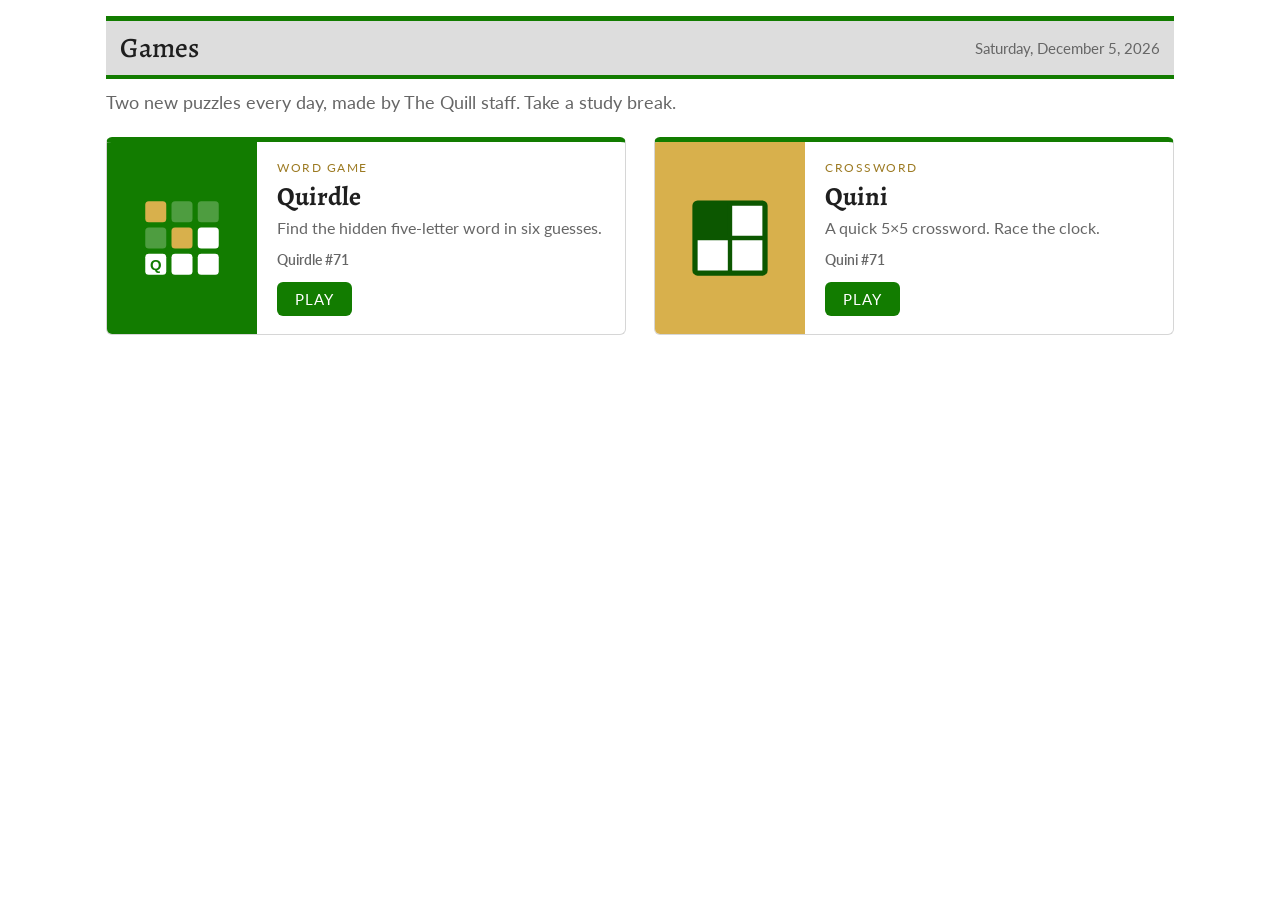
<file: index.html>
<!doctype html>
<html lang="en">
<head>
  <meta charset="utf-8">
  <meta name="viewport" content="width=device-width, initial-scale=1">
  <meta name="color-scheme" content="light only">
  <title>Games – The Quill</title>
  <meta name="description" content="Daily word games and puzzles from The Quill: Quirdle and the Quini crossword.">
  <link rel="preconnect" href="https://fonts.googleapis.com">
  <link rel="preconnect" href="https://fonts.gstatic.com" crossorigin>
  <link href="https://fonts.googleapis.com/css2?family=Alegreya:wght@400;500;700&family=Lato:wght@400;700;900&display=swap" rel="stylesheet">
  <link rel="stylesheet" href="css/games.css">
</head>
<body>
  <main class="hub">
    <div class="section-band">
      <h1>Games</h1>
      <span class="date" id="today"></span>
    </div>
    <p class="hub-intro">Two new puzzles every day, made by The Quill staff. Take a study break.</p>

    <section class="game-grid">
      <a class="game-card quirdle" href="quirdle.html">
        <div class="art" aria-hidden="true">
          <svg viewBox="0 0 96 96">
            <rect x="6" y="6" width="24" height="24" rx="4" fill="#d8b04c"/>
            <rect x="36" y="6" width="24" height="24" rx="4" fill="#ffffff" fill-opacity="0.25"/>
            <rect x="66" y="6" width="24" height="24" rx="4" fill="#ffffff" fill-opacity="0.25"/>
            <rect x="6" y="36" width="24" height="24" rx="4" fill="#ffffff" fill-opacity="0.25"/>
            <rect x="36" y="36" width="24" height="24" rx="4" fill="#d8b04c"/>
            <rect x="66" y="36" width="24" height="24" rx="4" fill="#ffffff"/>
            <rect x="6" y="66" width="24" height="24" rx="4" fill="#ffffff"/>
            <rect x="36" y="66" width="24" height="24" rx="4" fill="#ffffff"/>
            <rect x="66" y="66" width="24" height="24" rx="4" fill="#ffffff"/>
            <text x="18" y="85" font-family="Oswald, Arial" font-weight="600" font-size="17" fill="#127c00" text-anchor="middle">Q</text>
          </svg>
        </div>
        <div class="body">
          <span class="kicker">Word game</span>
          <h2>Quirdle</h2>
          <p class="desc">Find the hidden five-letter word in six guesses.</p>
          <div class="status" id="quirdle-status"></div>
          <span class="play">Play</span>
        </div>
      </a>

      <a class="game-card mini" href="quini.html">
        <div class="art" aria-hidden="true">
          <svg viewBox="0 0 96 96">
            <!-- 2x2 crossword: one black square, three open squares -->
            <rect x="8" y="8" width="80" height="80" rx="3" fill="#ffffff" stroke="#0c5700" stroke-width="6"/>
            <rect x="8" y="8" width="40" height="40" fill="#0c5700"/>
            <line x1="48" y1="8" x2="48" y2="88" stroke="#0c5700" stroke-width="5"/>
            <line x1="8" y1="48" x2="88" y2="48" stroke="#0c5700" stroke-width="5"/>
          </svg>
        </div>
        <div class="body">
          <span class="kicker">Crossword</span>
          <h2>Quini</h2>
          <p class="desc">A quick 5&times;5 crossword. Race the clock.</p>
          <div class="status" id="mini-status"></div>
          <span class="play">Play</span>
        </div>
      </a>
    </section>
  </main>

  <script src="js/common.js"></script>
  <script>
    (function () {
      var day = Quill.puzzleNumber();
      document.getElementById("today").textContent = Quill.prettyDate();

      var q = Quill.load("quirdle-state", null);
      var qs = document.getElementById("quirdle-status");
      if (q && q.day === day) {
        if (q.status === "won") { qs.textContent = "✓ Solved in " + q.guesses.length + "/6"; qs.classList.add("done"); }
        else if (q.status === "lost") qs.textContent = "Better luck tomorrow";
        else if (q.guesses.length) qs.textContent = "In progress · " + q.guesses.length + "/6 guesses";
      }
      if (!qs.textContent) qs.textContent = "Quirdle #" + (day + 1);

      var m = Quill.load("mini-state", null);
      var ms = document.getElementById("mini-status");
      if (m && m.day === day && m.done) { ms.textContent = "✓ Solved in " + Quill.formatTime(m.seconds); ms.classList.add("done"); }
      else if (m && m.day === day && m.started) ms.textContent = "In progress · " + Quill.formatTime(m.seconds);
      else ms.textContent = "Quini #" + (day + 1);
    })();
  </script>
</body>
</html>
</file>
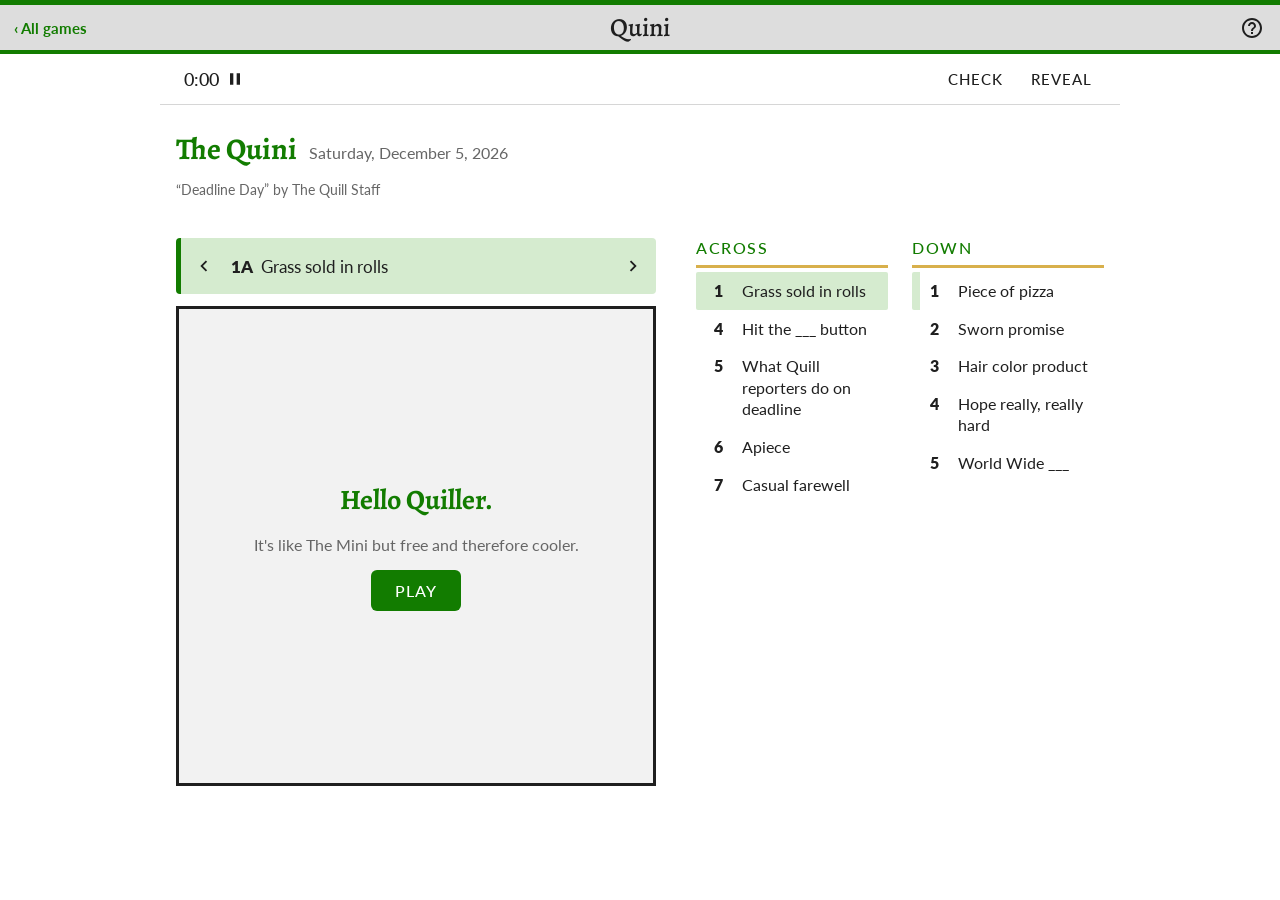
<file: quini.html>
<!doctype html>
<html lang="en">
<head>
  <meta charset="utf-8">
  <meta name="viewport" content="width=device-width, initial-scale=1">
  <meta name="color-scheme" content="light only">
  <title>Quini – The Quill Games</title>
  <meta name="description" content="The Quini: a quick 5x5 daily crossword from The Quill at Morris Knolls High School.">
  <link rel="preconnect" href="https://fonts.googleapis.com">
  <link rel="preconnect" href="https://fonts.gstatic.com" crossorigin>
  <link href="https://fonts.googleapis.com/css2?family=Alegreya:wght@400;500;700&family=Lato:wght@400;700;900&display=swap" rel="stylesheet">
  <link rel="stylesheet" href="css/games.css">
  <style>
    .toolbar {
      display: flex;
      align-items: center;
      justify-content: space-between;
      max-width: 960px;
      margin: 0 auto;
      padding: 8px 16px;
      border-bottom: 1px solid var(--line);
    }
    .timer {
      display: flex;
      align-items: center;
      gap: 6px;
      font-family: var(--display);
      font-weight: 500;
      font-variant-numeric: tabular-nums;
      font-size: 18px;
      background: none;
      border: 0;
      color: var(--text);
      padding: 6px 8px;
      border-radius: 4px;
    }
    .timer:hover { background: var(--surface); }
    .timer svg { width: 20px; height: 20px; }
    .menus { display: flex; gap: 4px; }
    .menu { position: relative; }
    .menu > button {
      background: none;
      border: 0;
      color: var(--text);
      font-family: var(--display);
      text-transform: uppercase;
      letter-spacing: 1px;
      font-size: 15px;
      font-weight: 500;
      padding: 8px 12px;
      border-radius: 4px;
    }
    .menu > button:hover, .menu.open > button { background: var(--surface); }
    .menu ul {
      display: none;
      position: absolute;
      right: 0;
      top: 100%;
      list-style: none;
      margin: 4px 0 0;
      padding: 6px 0;
      background: var(--bg);
      border: 1px solid var(--line);
      border-radius: 6px;
      box-shadow: var(--shadow);
      min-width: 150px;
      z-index: 50;
    }
    .menu.open ul { display: block; }
    .menu li button {
      display: block;
      width: 100%;
      text-align: left;
      background: none;
      border: 0;
      color: var(--text);
      padding: 10px 16px;
      font-size: 15px;
    }
    .menu li button:hover { background: var(--surface); }

    .layout {
      max-width: 960px;
      margin: 0 auto;
      padding: 24px 16px;
      display: grid;
      grid-template-columns: minmax(0, 480px) minmax(0, 1fr);
      gap: 40px;
      align-items: start;
    }
    .puzzle-meta {
      grid-column: 1 / -1;
      display: flex;
      align-items: baseline;
      gap: 12px;
      flex-wrap: wrap;
    }
    .puzzle-meta h1 { font-family: var(--serif); font-size: 30px; margin: 0; color: var(--heading); }
    .puzzle-meta .date { font-size: 16px; color: var(--muted); }
    .puzzle-meta .byline { font-size: 14px; color: var(--muted); width: 100%; }

    .clue-bar {
      display: flex;
      align-items: center;
      background: var(--cell-word);
      color: var(--text);
      min-height: 56px;
      border-radius: 4px;
      border-left: 5px solid var(--brand);
      margin-bottom: 12px;
      font-size: 17px;
    }
    .clue-bar .text { flex: 1; padding: 8px 4px; }
    .clue-bar .num { font-weight: 800; margin-right: 8px; }
    .clue-bar button {
      background: none;
      border: 0;
      color: inherit;
      align-self: stretch;
      padding: 0 12px;
      display: flex;
      align-items: center;
    }
    .clue-bar svg { width: 22px; height: 22px; }

    .grid-wrap { position: relative; container-type: inline-size; }
    .grid {
      display: grid;
      /* Fixed tracks so letters never resize the squares. */
      grid-template-columns: repeat(5, minmax(0, 1fr));
      grid-template-rows: repeat(5, minmax(0, 1fr));
      border: 3px solid var(--grid-border);
      aspect-ratio: 1;
      width: 100%;
      user-select: none;
      touch-action: manipulation;
    }
    .cell {
      position: relative;
      border: 1px solid var(--tile-filled);
      background: var(--cell-bg);
      display: flex;
      align-items: center;
      justify-content: center;
      min-width: 0;
      min-height: 0;
      overflow: hidden;
      line-height: 1;
      font-size: 11cqw;
      font-weight: 500;
      text-transform: uppercase;
      cursor: pointer;
    }
    .cell.block { background: var(--block); cursor: default; }
    .cell.in-word { background: var(--cell-word); }
    .cell.active { background: var(--cell-active); }
    .cell .n {
      position: absolute;
      top: 3px;
      left: 4px;
      font-size: 3.2cqw;
      line-height: 1;
      font-weight: 600;
    }
    .cell.wrong .ch { color: #d0021b; }
    .cell.wrong::after {
      content: "";
      position: absolute;
      inset: 0;
      background: linear-gradient(to top right, transparent calc(50% - 1px), #d0021b, transparent calc(50% + 1px));
    }
    .cell.revealed::before {
      content: "";
      position: absolute;
      top: 0;
      right: 0;
      border-style: solid;
      border-width: 0 12px 12px 0;
      border-color: transparent #2860d8 transparent transparent;
    }
    .cell.good .ch { color: #2860d8; }
    .grid.solved .cell:not(.block) { background: var(--cell-bg); }
    .grid.solved .cell:not(.block) .ch { animation: wave 0.5s ease; animation-delay: var(--d); }
    @keyframes wave {
      50% { transform: translateY(-8px); }
    }

    .cover {
      position: absolute;
      inset: 0;
      background: var(--surface);
      display: none;
      flex-direction: column;
      align-items: center;
      justify-content: center;
      text-align: center;
      gap: 16px;
      padding: 24px;
      border: 3px solid var(--grid-border);
    }
    .cover.show { display: flex; }
    .cover h2 { font-family: var(--serif); font-size: 28px; margin: 0; color: var(--heading); }
    .cover p { margin: 0; color: var(--muted); }

    .clue-lists {
      display: grid;
      grid-template-columns: 1fr 1fr;
      gap: 24px;
    }
    .clue-lists h3 {
      font-family: var(--display);
      font-size: 16px;
      font-weight: 500;
      text-transform: uppercase;
      letter-spacing: 1.5px;
      color: var(--heading);
      border-bottom: 3px solid var(--gold);
      padding-bottom: 8px;
      margin: 0 0 4px;
    }
    .clue-lists ol { list-style: none; margin: 0; padding: 0; }
    .clue-lists li {
      display: flex;
      gap: 10px;
      padding: 8px 8px 8px 10px;
      border-left: 8px solid transparent;
      cursor: pointer;
      line-height: 1.35;
      border-radius: 2px;
    }
    .clue-lists li .num { font-weight: 800; min-width: 18px; }
    .clue-lists li.cross { border-left-color: var(--cell-word); }
    .clue-lists li.current { background: var(--cell-word); }
    .clue-lists li.filled .txt { color: var(--muted); }

    .touch-kb { display: none; margin-top: 12px; }

    @media (max-width: 760px) {
      .layout { grid-template-columns: 1fr; gap: 16px; padding-top: 12px; }
      .puzzle-meta h1 { font-size: 24px; }
      .clue-lists { display: none; }
      .touch-kb { display: block; }
      .grid-col { max-width: 480px; margin: 0 auto; width: 100%; }
      .puzzle-meta .byline { display: none; }
      .grid-wrap { width: min(100%, max(260px, calc(100dvh - 450px))); margin: 0 auto; }
    }
  </style>
</head>
<body>
  <div class="games-header">
    <a class="back" href="index.html">&lsaquo; All games</a>
    <span class="title">Quini</span>
    <div class="header-actions">
      <button class="icon-btn" data-open="help-modal" aria-label="How to play">
        <svg viewBox="0 0 24 24" fill="currentColor"><path d="M11 18h2v-2h-2v2zm1-16C6.48 2 2 6.48 2 12s4.48 10 10 10 10-4.48 10-10S17.52 2 12 2zm0 18c-4.41 0-8-3.59-8-8s3.59-8 8-8 8 3.59 8 8-3.59 8-8 8zm0-14c-2.21 0-4 1.79-4 4h2c0-1.1.9-2 2-2s2 .9 2 2c0 2-3 1.75-3 5h2c0-2.25 3-2.5 3-5 0-2.21-1.79-4-4-4z"/></svg>
      </button>
    </div>
  </div>

  <div class="toolbar">
    <button class="timer" id="timer" aria-label="Pause">
      <span id="timer-text">0:00</span>
      <svg id="pause-icon" viewBox="0 0 24 24" fill="currentColor"><path d="M6 19h4V5H6v14zm8-14v14h4V5h-4z"/></svg>
    </button>
    <div class="menus">
      <div class="menu" id="check-menu">
        <button type="button">Check</button>
        <ul>
          <li><button data-check="cell">Square</button></li>
          <li><button data-check="word">Word</button></li>
          <li><button data-check="puzzle">Puzzle</button></li>
        </ul>
      </div>
      <div class="menu" id="reveal-menu">
        <button type="button">Reveal</button>
        <ul>
          <li><button data-reveal="cell">Square</button></li>
          <li><button data-reveal="word">Word</button></li>
          <li><button data-reveal="puzzle">Puzzle</button></li>
          <li><button data-reset>Reset puzzle</button></li>
        </ul>
      </div>
    </div>
  </div>

  <div class="layout">
    <div class="puzzle-meta">
      <h1>The Quini</h1>
      <span class="date" id="date"></span>
      <span class="byline" id="byline"></span>
    </div>

    <div class="grid-col">
      <div class="clue-bar">
        <button id="prev-clue" aria-label="Previous clue">
          <svg viewBox="0 0 24 24" fill="currentColor"><path d="M15.41 7.41 14 6l-6 6 6 6 1.41-1.41L10.83 12z"/></svg>
        </button>
        <div class="text"><span class="num" id="bar-num"></span><span id="bar-text"></span></div>
        <button id="next-clue" aria-label="Next clue">
          <svg viewBox="0 0 24 24" fill="currentColor"><path d="M10 6 8.59 7.41 13.17 12l-4.58 4.59L10 18l6-6z"/></svg>
        </button>
      </div>
      <div class="grid-wrap">
        <div class="grid" id="grid" aria-label="Crossword grid"></div>
        <div class="cover" id="start-cover">
          <h2>Hello Quiller.</h2>
          <p>It's like The Mini but free and therefore cooler.</p>
          <button class="btn" id="start-btn">Play</button>
        </div>
        <div class="cover" id="pause-cover">
          <h2>Game paused</h2>
          <p>The clock is stopped. Your answers are saved.</p>
          <button class="btn" id="resume-btn">Resume</button>
        </div>
      </div>
      <div class="keyboard touch-kb" id="keyboard"></div>
    </div>

    <div class="clue-lists">
      <div><h3>Across</h3><ol id="across-list"></ol></div>
      <div><h3>Down</h3><ol id="down-list"></ol></div>
    </div>
  </div>

  <div class="modal-backdrop" id="help-modal">
    <div class="modal" role="dialog" aria-labelledby="help-title">
      <button class="icon-btn close" data-close aria-label="Close">
        <svg viewBox="0 0 24 24" fill="currentColor"><path d="M19 6.41 17.59 5 12 10.59 6.41 5 5 6.41 10.59 12 5 17.59 6.41 19 12 13.41 17.59 19 19 17.59 13.41 12z"/></svg>
      </button>
      <h2 id="help-title">How to Play the Quini</h2>
      <ul>
        <li>Pick a square and start typing. The highlighted row or column is the clue shown above the grid.</li>
        <li>Tap the same square again (or press Space) to flip between Across and Down.</li>
        <li>Arrow keys move you around. Tab or Enter skips to the next clue.</li>
        <li>Stuck? <b>Check</b> marks wrong letters in red and <b>Reveal</b> fills in answers, but help doesn't count toward your streak or best time.</li>
      </ul>
      <p>A new puzzle goes to press every night at midnight.</p>
    </div>
  </div>

  <div class="modal-backdrop" id="done-modal">
    <div class="modal" role="dialog" aria-labelledby="done-title" style="text-align:center">
      <button class="icon-btn close" data-close aria-label="Close">
        <svg viewBox="0 0 24 24" fill="currentColor"><path d="M19 6.41 17.59 5 12 10.59 6.41 5 5 6.41 10.59 12 5 17.59 6.41 19 12 13.41 17.59 19 19 17.59 13.41 12z"/></svg>
      </button>
      <div style="font-size:44px">✏️</div>
      <h2 id="done-title">That's a wrap!</h2>
      <p id="done-text"></p>
      <div class="stats-row" id="mini-stats" style="margin-top:16px"></div>
      <div class="modal-actions">
        <button class="btn" id="share-btn">Share</button>
        <a class="btn secondary" href="quirdle.html" style="text-decoration:none">Play Quirdle</a>
      </div>
    </div>
  </div>

  <script src="js/common.js"></script>
  <script src="js/quini-puzzles.js"></script>
  <script src="js/quini.js"></script>
</body>
</html>
</file>
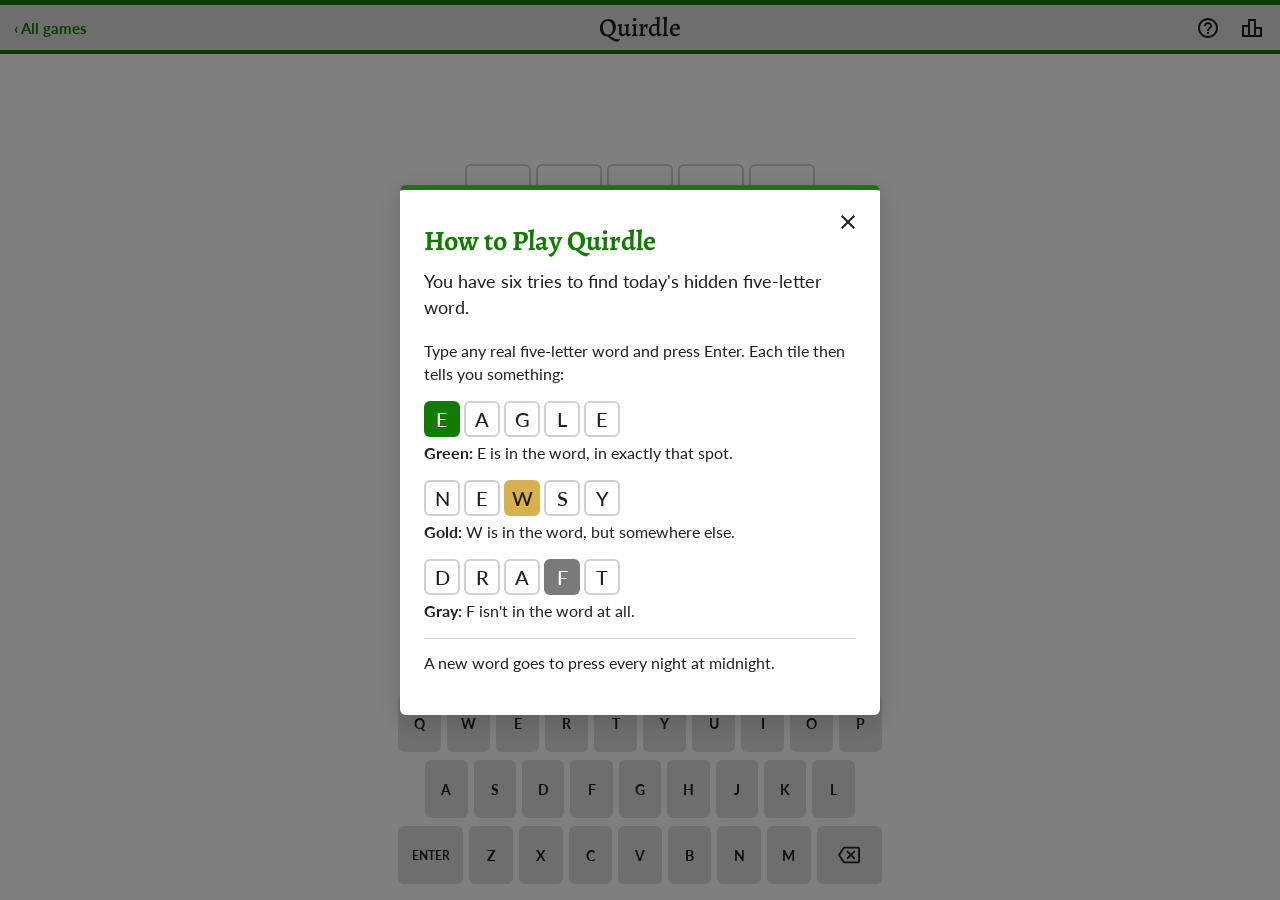
<file: quirdle.html>
<!doctype html>
<html lang="en">
<head>
  <meta charset="utf-8">
  <meta name="viewport" content="width=device-width, initial-scale=1">
  <meta name="color-scheme" content="light only">
  <title>Quirdle – The Quill Games</title>
  <meta name="description" content="Guess the hidden five-letter word in six tries. A new Quirdle every day from The Quill.">
  <link rel="preconnect" href="https://fonts.googleapis.com">
  <link rel="preconnect" href="https://fonts.gstatic.com" crossorigin>
  <link href="https://fonts.googleapis.com/css2?family=Alegreya:wght@400;500;700&family=Lato:wght@400;700;900&display=swap" rel="stylesheet">
  <link rel="stylesheet" href="css/games.css">
  <style>
    html, body { height: 100%; }
    body { display: flex; flex-direction: column; }
    main {
      flex: 1;
      display: flex;
      flex-direction: column;
      justify-content: space-between;
      width: 100%;
      max-width: 500px;
      margin: 0 auto;
      min-height: 0;
    }
    .board-wrap {
      flex: 1;
      display: flex;
      align-items: center;
      justify-content: center;
      min-height: 0;
      padding: 12px;
    }
    .board {
      display: grid;
      grid-template-rows: repeat(6, 1fr);
      gap: 5px;
      width: min(350px, 100%, calc((100dvh - 56px - 220px) * 5 / 6));
      aspect-ratio: 5 / 6;
    }
    .row {
      display: grid;
      grid-template-columns: repeat(5, 1fr);
      gap: 5px;
    }
    .row.shake { animation: shake 0.6s; }
    .tile {
      border: 2px solid var(--tile-border);
      border-radius: 6px;
      display: flex;
      align-items: center;
      justify-content: center;
      font-size: clamp(20px, 8vw, 32px);
      font-family: var(--display);
      font-weight: 500;
      text-transform: uppercase;
      user-select: none;
    }
    .tile.filled { border-color: var(--tile-filled); animation: tilepop 0.1s; }
    .tile.correct, .tile.present, .tile.absent { border: 0; color: #fff; }
    .tile.correct { background: var(--correct); }
    .tile.present { background: var(--present); color: #1b1b1b; }
    .tile.absent { background: var(--absent); }
    .tile.flip { animation: flip 0.5s ease forwards; }
    .tile.bounce { animation: bounce 1s ease; }

    @keyframes tilepop {
      from { transform: scale(0.8); }
      40% { transform: scale(1.1); }
    }
    @keyframes flip {
      0% { transform: rotateX(0); }
      50% { transform: rotateX(-90deg); }
      100% { transform: rotateX(0); }
    }
    @keyframes shake {
      10%, 90% { transform: translateX(-1px); }
      20%, 80% { transform: translateX(2px); }
      30%, 50%, 70% { transform: translateX(-4px); }
      40%, 60% { transform: translateX(4px); }
    }
    @keyframes bounce {
      0%, 20% { transform: translateY(0); }
      40% { transform: translateY(-30px); }
      50% { transform: translateY(5px); }
      60% { transform: translateY(-15px); }
      80% { transform: translateY(2px); }
      100% { transform: translateY(0); }
    }

    .example { display: flex; gap: 4px; margin: 8px 0 4px; }
    .example .tile { width: 36px; height: 36px; font-size: 20px; }
    .countdown { font-size: 28px; font-weight: 600; font-variant-numeric: tabular-nums; }
    .reveal-word { text-align: center; font-size: 15px; color: var(--muted); }
  </style>
</head>
<body>
  <div class="games-header">
    <a class="back" href="index.html">&lsaquo; All games</a>
    <span class="title">Quirdle</span>
    <div class="header-actions">
      <button class="icon-btn" data-open="help-modal" aria-label="How to play">
        <svg viewBox="0 0 24 24" fill="currentColor"><path d="M11 18h2v-2h-2v2zm1-16C6.48 2 2 6.48 2 12s4.48 10 10 10 10-4.48 10-10S17.52 2 12 2zm0 18c-4.41 0-8-3.59-8-8s3.59-8 8-8 8 3.59 8 8-3.59 8-8 8zm0-14c-2.21 0-4 1.79-4 4h2c0-1.1.9-2 2-2s2 .9 2 2c0 2-3 1.75-3 5h2c0-2.25 3-2.5 3-5 0-2.21-1.79-4-4-4z"/></svg>
      </button>
      <button class="icon-btn" id="stats-btn" aria-label="Statistics">
        <svg viewBox="0 0 24 24" fill="currentColor"><path d="M16 11V3H8v6H2v12h20V11h-6zm-6-6h4v14h-4V5zm-6 6h4v8H4v-8zm16 8h-4v-6h4v6z"/></svg>
      </button>
    </div>
  </div>

  <main>
    <div class="board-wrap"><div class="board" id="board" aria-label="Quirdle board"></div></div>
    <div class="keyboard" id="keyboard" aria-label="Keyboard"></div>
  </main>

  <div class="modal-backdrop" id="help-modal">
    <div class="modal" role="dialog" aria-labelledby="help-title">
      <button class="icon-btn close" data-close aria-label="Close">
        <svg viewBox="0 0 24 24" fill="currentColor"><path d="M19 6.41 17.59 5 12 10.59 6.41 5 5 6.41 10.59 12 5 17.59 6.41 19 12 13.41 17.59 19 19 17.59 13.41 12z"/></svg>
      </button>
      <h2 id="help-title">How to Play Quirdle</h2>
      <p style="font-size:18px;margin-top:0">You have six tries to find today's hidden five-letter word.</p>
      <p>Type any real five-letter word and press Enter. Each tile then tells you something:</p>
      <div class="example"><div class="tile correct">E</div><div class="tile">A</div><div class="tile">G</div><div class="tile">L</div><div class="tile">E</div></div>
      <p style="margin-top:0"><b>Green:</b> E is in the word, in exactly that spot.</p>
      <div class="example"><div class="tile">N</div><div class="tile">E</div><div class="tile present">W</div><div class="tile">S</div><div class="tile">Y</div></div>
      <p style="margin-top:0"><b>Gold:</b> W is in the word, but somewhere else.</p>
      <div class="example"><div class="tile">D</div><div class="tile">R</div><div class="tile">A</div><div class="tile absent">F</div><div class="tile">T</div></div>
      <p style="margin-top:0"><b>Gray:</b> F isn't in the word at all.</p>
      <p style="border-top:1px solid var(--line);padding-top:12px">A new word goes to press every night at midnight.</p>
    </div>
  </div>

  <div class="modal-backdrop" id="stats-modal">
    <div class="modal" role="dialog" aria-labelledby="stats-title">
      <button class="icon-btn close" data-close aria-label="Close">
        <svg viewBox="0 0 24 24" fill="currentColor"><path d="M19 6.41 17.59 5 12 10.59 6.41 5 5 6.41 10.59 12 5 17.59 6.41 19 12 13.41 17.59 19 19 17.59 13.41 12z"/></svg>
      </button>
      <h2 id="stats-title" style="text-align:center">Statistics</h2>
      <p class="reveal-word" id="reveal-word" hidden></p>
      <div class="stats-row" id="stats-row"></div>
      <h3>Guess Distribution</h3>
      <div id="dist"></div>
      <div id="finished" hidden>
        <div class="modal-actions" style="align-items:center">
          <div style="text-align:center">
            <div style="font-family:var(--display);font-size:13px;text-transform:uppercase;letter-spacing:1px">Next Quirdle in</div>
            <div class="countdown" id="countdown">--:--:--</div>
          </div>
          <button class="btn" id="share-btn">
            Share
            <svg width="20" height="20" viewBox="0 0 24 24" fill="currentColor"><path d="M18 16.08c-.76 0-1.44.3-1.96.77L8.91 12.7c.05-.23.09-.46.09-.7s-.04-.47-.09-.7l7.05-4.11c.54.5 1.25.81 2.04.81 1.66 0 3-1.34 3-3s-1.34-3-3-3-3 1.34-3 3c0 .24.04.47.09.7L8.04 9.81C7.5 9.31 6.79 9 6 9c-1.66 0-3 1.34-3 3s1.34 3 3 3c.79 0 1.5-.31 2.04-.81l7.12 4.16c-.05.21-.08.43-.08.65 0 1.61 1.31 2.92 2.92 2.92s2.92-1.31 2.92-2.92-1.31-2.92-2.92-2.92z"/></svg>
          </button>
        </div>
        <p style="text-align:center;margin-top:20px"><a href="quini.html">Try today's Quini →</a></p>
      </div>
    </div>
  </div>

  <script src="js/common.js"></script>
  <script src="js/quirdle-valid.js"></script>
  <script src="js/quirdle-answers.js"></script>
  <script src="js/quirdle.js"></script>
</body>
</html>
</file>
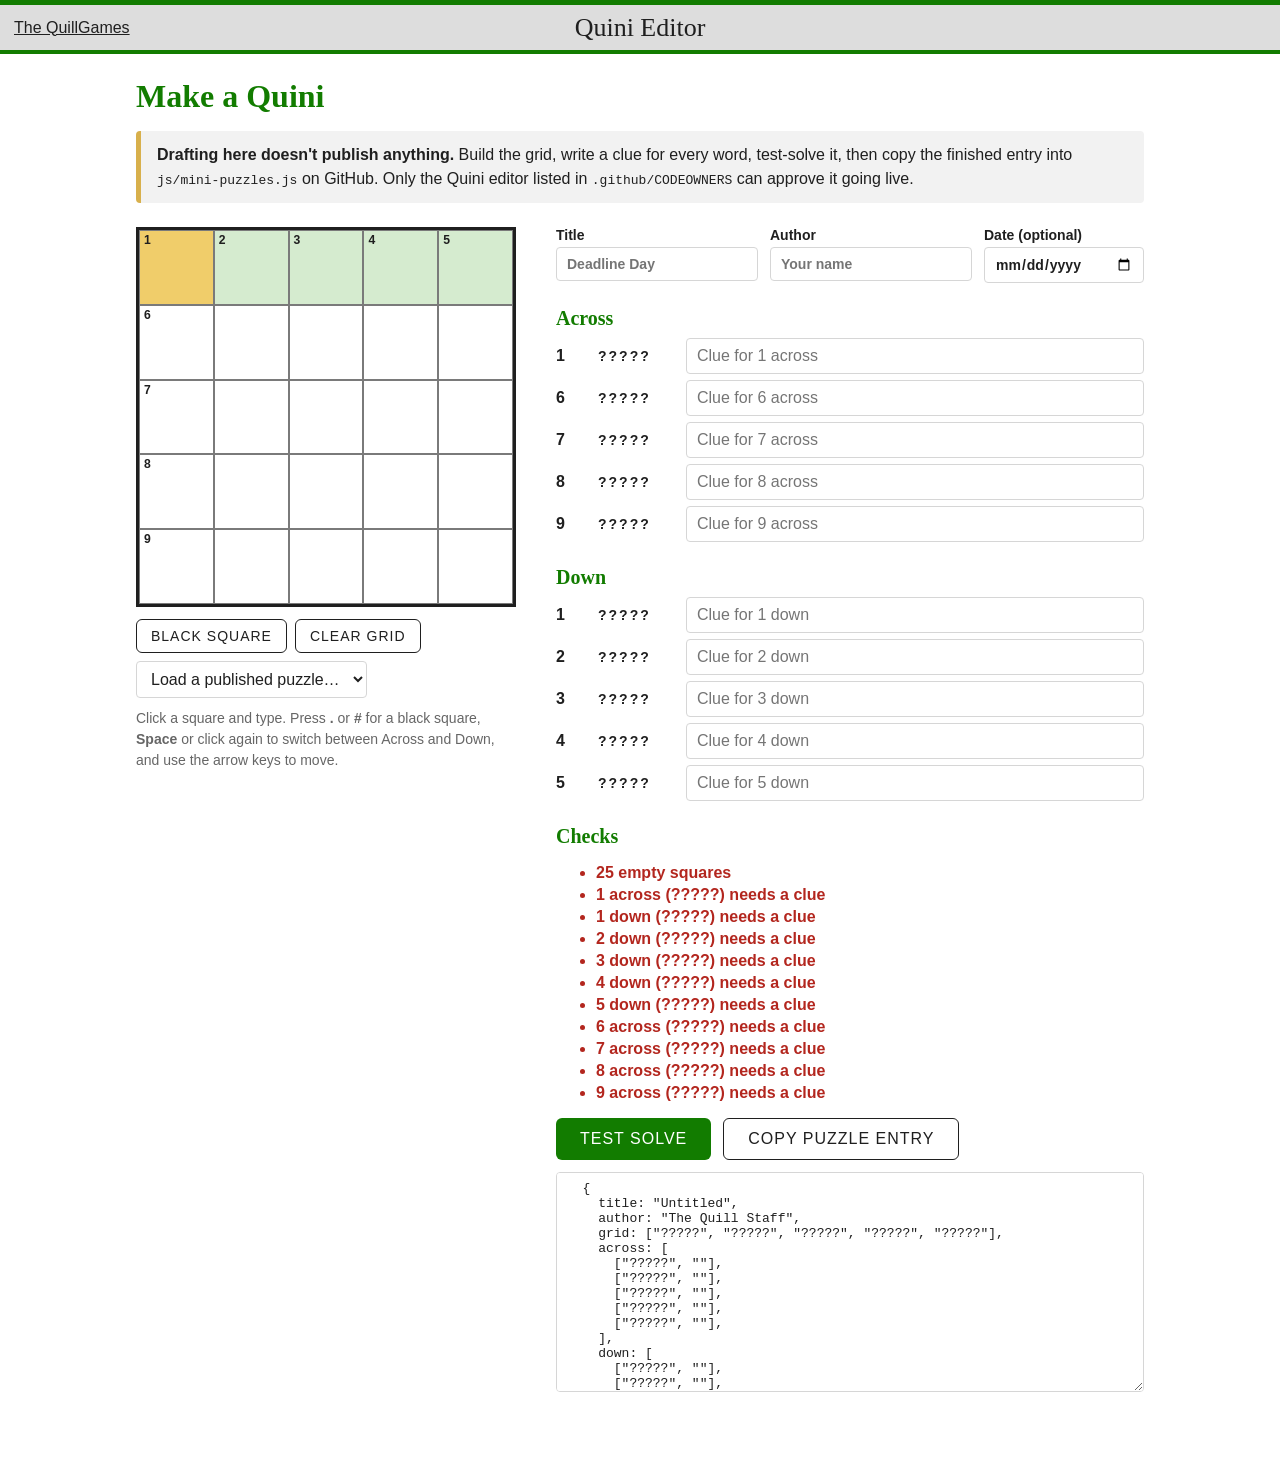
<file: editor/mini.html>
<!doctype html>
<html lang="en">
<head>
  <meta charset="utf-8">
  <meta name="viewport" content="width=device-width, initial-scale=1">
  <meta name="color-scheme" content="light only">
  <meta name="robots" content="noindex, nofollow">
  <title>Quini Editor – The Quill Games</title>
  <link rel="preconnect" href="https://fonts.googleapis.com">
  <link rel="preconnect" href="https://fonts.gstatic.com" crossorigin>
  <link href="https://fonts.googleapis.com/css2?family=Libre+Baskerville:wght@400;700&family=Oswald:wght@400;500;600&family=Source+Sans+3:wght@400;600;700&display=swap" rel="stylesheet">
  <link rel="stylesheet" href="../css/games.css">
  <style>
    .wrap { max-width: 1040px; margin: 0 auto; padding: 24px 16px 64px; }
    h1, h2 { font-family: var(--serif); color: var(--heading); }
    h1 { margin: 0 0 8px; }
    h2 { font-size: 20px; margin: 24px 0 8px; }
    .note {
      background: var(--surface);
      border-left: 5px solid var(--gold);
      padding: 12px 16px;
      border-radius: 4px;
      line-height: 1.5;
    }
    .cols { display: grid; grid-template-columns: minmax(0, 380px) minmax(0, 1fr); gap: 40px; margin-top: 24px; }
    @media (max-width: 820px) { .cols { grid-template-columns: 1fr; } }
    .grid-wrap { container-type: inline-size; }
    .grid {
      display: grid;
      grid-template-columns: repeat(5, minmax(0, 1fr));
      grid-template-rows: repeat(5, minmax(0, 1fr));
      aspect-ratio: 1;
      border: 3px solid var(--grid-border);
      user-select: none;
    }
    .cell {
      position: relative;
      border: 1px solid var(--tile-filled);
      background: var(--cell-bg);
      display: flex;
      align-items: center;
      justify-content: center;
      font-size: 11cqw;
      line-height: 1;
      text-transform: uppercase;
      cursor: pointer;
      min-width: 0;
      min-height: 0;
      overflow: hidden;
    }
    .cell.block { background: var(--block); }
    .cell.in-word { background: var(--cell-word); }
    .cell.active { background: var(--cell-active); }
    .cell.block.active { outline: 4px solid var(--cell-active); outline-offset: -4px; }
    .cell .n { position: absolute; top: 3px; left: 4px; font-size: 3.2cqw; font-weight: 600; }
    .tools { display: flex; gap: 8px; flex-wrap: wrap; margin-top: 12px; }
    .tools .btn { padding: 8px 14px; font-size: 14px; }
    .hint { color: var(--muted); font-size: 14px; line-height: 1.5; margin-top: 10px; }
    label { display: flex; flex-direction: column; gap: 4px; font-weight: 600; font-size: 14px; }
    input, select, textarea {
      font: inherit;
      padding: 8px 10px;
      border: 1px solid var(--line);
      border-radius: 4px;
      background: #fff;
      color: var(--text);
      width: 100%;
    }
    .meta { display: grid; grid-template-columns: 1fr 1fr 160px; gap: 12px; }
    @media (max-width: 560px) { .meta { grid-template-columns: 1fr; } }
    .clue-row { display: grid; grid-template-columns: 34px 80px 1fr; gap: 8px; align-items: center; margin: 6px 0; }
    .clue-row .num { font-weight: 700; }
    .clue-row .ans { font-weight: 700; letter-spacing: 2px; font-size: 14px; }
    .checks li { margin: 4px 0; }
    .checks .warn { color: #b3261e; font-weight: 600; }
    .checks .ok { color: var(--correct); font-weight: 600; }
    textarea { min-height: 220px; font-family: ui-monospace, Menlo, Consolas, monospace; font-size: 13px; }
    .actions { display: flex; gap: 12px; flex-wrap: wrap; margin: 12px 0; }
  </style>
</head>
<body>
  <header class="games-header">
    <a class="brand" href="../index.html"><span class="masthead">The Quill</span><span class="section">Games</span></a>
    <span class="title">Quini Editor</span>
    <span></span>
  </header>

  <main class="wrap">
    <h1>Make a Quini</h1>
    <p class="note">
      <b>Drafting here doesn't publish anything.</b> Build the grid, write a clue for every word,
      test-solve it, then copy the finished entry into <code>js/mini-puzzles.js</code> on GitHub.
      Only the Quini editor listed in <code>.github/CODEOWNERS</code> can approve it going live.
    </p>

    <div class="cols">
      <div>
        <div class="grid-wrap"><div class="grid" id="grid"></div></div>
        <div class="tools">
          <button class="btn secondary" id="block-btn">Black square</button>
          <button class="btn secondary" id="clear-btn">Clear grid</button>
          <select id="load" style="width:auto"><option value="">Load a published puzzle…</option></select>
        </div>
        <p class="hint">
          Click a square and type. Press <b>.</b> or <b>#</b> for a black square, <b>Space</b> or click again
          to switch between Across and Down, and use the arrow keys to move.
        </p>
      </div>

      <div>
        <div class="meta">
          <label>Title <input id="title" placeholder="Deadline Day"></label>
          <label>Author <input id="author" placeholder="Your name"></label>
          <label>Date (optional) <input id="date" type="date"></label>
        </div>

        <h2>Across</h2>
        <div id="across"></div>
        <h2>Down</h2>
        <div id="down"></div>

        <h2>Checks</h2>
        <ul class="checks" id="checks"></ul>

        <div class="actions">
          <button class="btn" id="test-btn">Test solve</button>
          <button class="btn secondary" id="copy-btn">Copy puzzle entry</button>
        </div>
        <textarea id="output" readonly aria-label="Puzzle entry to paste into mini-puzzles.js"></textarea>
      </div>
    </div>
  </main>

  <script src="../js/common.js"></script>
  <script src="../js/quirdle-valid.js"></script>
  <script src="../js/quirdle-answers.js"></script>
  <script src="../js/mini-puzzles.js"></script>
  <script>
  (function () {
    var SIZE = 5;
    var DRAFT_KEY = "mini-editor-draft";
    // 5-letter words we know are real. Shorter words aren't checked.
    var dictionary = new Set(window.QUIRDLE_VALID.split(" ").concat(window.QUIRDLE_ANSWERS));

    var draft = Quill.load(DRAFT_KEY, null) || blank();
    var sel = { r: 0, c: 0 };
    var dir = "across";
    var words = [];

    function blank() {
      return { cells: new Array(SIZE * SIZE).fill(""), clues: {}, title: "", author: "", date: "" };
    }
    function i(r, c) { return r * SIZE + c; }
    function isBlock(r, c) { return draft.cells[i(r, c)] === "#"; }

    // ---------- Grid ----------
    var gridEl = document.getElementById("grid");
    var cellEls = [];
    for (var k = 0; k < SIZE * SIZE; k++) {
      var el = document.createElement("div");
      el.className = "cell";
      el.addEventListener("click", (function (r, c) {
        return function () {
          if (sel.r === r && sel.c === c) dir = dir === "across" ? "down" : "across";
          sel = { r: r, c: c };
          render();
        };
      })(Math.floor(k / SIZE), k % SIZE));
      gridEl.appendChild(el);
      cellEls.push(el);
    }

    function findWords() {
      var list = [], numbers = {}, n = 1;
      for (var r = 0; r < SIZE; r++) {
        for (var c = 0; c < SIZE; c++) {
          if (isBlock(r, c)) continue;
          var a = (c === 0 || isBlock(r, c - 1)) && c + 1 < SIZE && !isBlock(r, c + 1);
          var d = (r === 0 || isBlock(r - 1, c)) && r + 1 < SIZE && !isBlock(r + 1, c);
          if (a || d) numbers[i(r, c)] = n++;
          if (a) list.push(word("across", r, c, 0, 1));
          if (d) list.push(word("down", r, c, 1, 0));
        }
      }
      function word(wd, r, c, dr, dc) {
        var w = { dir: wd, num: numbers[i(r, c)], cells: [], text: "" };
        while (r < SIZE && c < SIZE && !isBlock(r, c)) {
          w.cells.push(i(r, c));
          w.text += draft.cells[i(r, c)] || "?";
          r += dr; c += dc;
        }
        return w;
      }
      return { list: list, numbers: numbers };
    }

    function currentWord() {
      var at = i(sel.r, sel.c);
      return words.find(function (w) { return w.dir === dir && w.cells.indexOf(at) !== -1; });
    }

    function render() {
      var found = findWords();
      words = found.list;
      var cw = currentWord();
      for (var k = 0; k < SIZE * SIZE; k++) {
        var v = draft.cells[k];
        var el = cellEls[k];
        el.className = "cell" + (v === "#" ? " block" : "") +
          (cw && cw.cells.indexOf(k) !== -1 ? " in-word" : "") +
          (k === i(sel.r, sel.c) ? " active" : "");
        el.innerHTML = (found.numbers[k] ? '<span class="n">' + found.numbers[k] + "</span>" : "") +
          (v && v !== "#" ? v : "");
      }
      renderClues();
      renderChecks();
      document.getElementById("output").value = entryText();
      Quill.save(DRAFT_KEY, draft);
    }

    // Clues are remembered by direction + answer so they survive grid edits.
    function clueKey(w) { return w.dir + ":" + w.text; }

    function renderClues() {
      ["across", "down"].forEach(function (d) {
        var box = document.getElementById(d);
        var focused = document.activeElement && box.contains(document.activeElement) ? document.activeElement.dataset.key : null;
        box.innerHTML = "";
        words.filter(function (w) { return w.dir === d; }).forEach(function (w) {
          var row = document.createElement("div");
          row.className = "clue-row";
          row.innerHTML = '<span class="num">' + w.num + '</span><span class="ans"></span><input>';
          row.querySelector(".ans").textContent = w.text;
          var input = row.querySelector("input");
          input.value = draft.clues[clueKey(w)] || "";
          input.dataset.key = clueKey(w);
          input.placeholder = "Clue for " + w.num + " " + d;
          input.addEventListener("input", function () {
            draft.clues[input.dataset.key] = input.value;
            renderChecks();
            document.getElementById("output").value = entryText();
            Quill.save(DRAFT_KEY, draft);
          });
          box.appendChild(row);
          if (focused === input.dataset.key) input.focus();
        });
      });
    }

    function renderChecks() {
      var out = [];
      var empty = draft.cells.filter(function (v) { return !v; }).length;
      if (empty) out.push(["warn", empty + " empty square" + (empty > 1 ? "s" : "")]);
      for (var k = 0; k < SIZE * SIZE; k++) {
        if (draft.cells[k] === "#" || !draft.cells[k]) continue;
        var inA = words.some(function (w) { return w.dir === "across" && w.cells.indexOf(k) !== -1; });
        var inD = words.some(function (w) { return w.dir === "down" && w.cells.indexOf(k) !== -1; });
        if (!inA || !inD) out.push(["warn", "Row " + (Math.floor(k / SIZE) + 1) + ", column " + (k % SIZE + 1) + " is only in one word (every letter should be in an across and a down)"]);
      }
      var seen = {};
      words.forEach(function (w) {
        var label = w.num + " " + w.dir + " (" + w.text + ")";
        if (w.text.indexOf("?") === -1) {
          if (w.text.length === 5 && !dictionary.has(w.text.toLowerCase())) out.push(["warn", label + " isn't in the dictionary. Double-check it's a real word"]);
          if (seen[w.text]) out.push(["warn", w.text + " appears twice"]);
          seen[w.text] = true;
        }
        if (!(draft.clues[clueKey(w)] || "").trim()) out.push(["warn", label + " needs a clue"]);
      });
      if (!words.length) out.push(["warn", "No words yet"]);
      if (!out.length) out.push(["ok", "✓ Ready to publish"]);
      document.getElementById("checks").innerHTML = out.map(function (o) {
        return '<li class="' + o[0] + '">' + o[1] + "</li>";
      }).join("");
      return out[0][0] === "ok";
    }

    function puzzleObject() {
      var grid = [];
      for (var r = 0; r < SIZE; r++) {
        grid.push(draft.cells.slice(r * SIZE, r * SIZE + SIZE).map(function (v) { return v || "?"; }).join(""));
      }
      var clues = function (d) {
        return words.filter(function (w) { return w.dir === d; }).map(function (w) {
          return [w.text, draft.clues[clueKey(w)] || ""];
        });
      };
      var p = { title: draft.title || "Untitled", author: draft.author || "The Quill Staff" };
      if (draft.date) p.date = draft.date;
      p.grid = grid;
      p.across = clues("across");
      p.down = clues("down");
      return p;
    }

    function entryText() {
      var p = puzzleObject();
      var q = JSON.stringify;
      var lines = ["  {", "    title: " + q(p.title) + ",", "    author: " + q(p.author) + ","];
      if (p.date) lines.push("    date: " + q(p.date) + ",");
      lines.push("    grid: " + q(p.grid).replace(/,/g, ", ") + ",");
      ["across", "down"].forEach(function (d) {
        lines.push("    " + d + ": [");
        p[d].forEach(function (e) { lines.push("      [" + q(e[0]) + ", " + q(e[1]) + "],"); });
        lines.push("    ],");
      });
      lines.push("  },");
      return lines.join("\n");
    }

    // ---------- Typing ----------
    function step(forward) {
      var dr = dir === "down" ? 1 : 0, dc = dir === "across" ? 1 : 0;
      if (!forward) { dr = -dr; dc = -dc; }
      var r = sel.r + dr, c = sel.c + dc;
      if (r >= 0 && r < SIZE && c >= 0 && c < SIZE) sel = { r: r, c: c };
    }

    document.addEventListener("keydown", function (e) {
      if (e.target.matches("input, textarea, select") || e.ctrlKey || e.metaKey || e.altKey) return;
      var k = e.key, at = i(sel.r, sel.c);
      if (/^[a-zA-Z]$/.test(k)) { draft.cells[at] = k.toUpperCase(); step(true); }
      else if (k === "." || k === "#") { draft.cells[at] = draft.cells[at] === "#" ? "" : "#"; step(true); }
      else if (k === "Backspace" || k === "Delete") {
        if (draft.cells[at]) draft.cells[at] = "";
        else { step(false); draft.cells[i(sel.r, sel.c)] = ""; }
      }
      else if (k === " ") dir = dir === "across" ? "down" : "across";
      else if (k.indexOf("Arrow") === 0) {
        var dr = k === "ArrowUp" ? -1 : k === "ArrowDown" ? 1 : 0;
        var dc = k === "ArrowLeft" ? -1 : k === "ArrowRight" ? 1 : 0;
        var r = sel.r + dr, c = sel.c + dc;
        if (r >= 0 && r < SIZE && c >= 0 && c < SIZE) sel = { r: r, c: c };
      } else return;
      e.preventDefault();
      render();
    });

    document.getElementById("block-btn").addEventListener("click", function () {
      var at = i(sel.r, sel.c);
      draft.cells[at] = draft.cells[at] === "#" ? "" : "#";
      render();
    });
    document.getElementById("clear-btn").addEventListener("click", function () {
      if (!confirm("Clear the whole grid and all clues?")) return;
      draft = blank();
      fillMeta();
      render();
    });

    ["title", "author", "date"].forEach(function (f) {
      document.getElementById(f).addEventListener("input", function (e) {
        draft[f] = e.target.value;
        render();
      });
    });
    function fillMeta() {
      ["title", "author", "date"].forEach(function (f) { document.getElementById(f).value = draft[f] || ""; });
    }

    // Load a published puzzle to edit or reuse.
    var loadEl = document.getElementById("load");
    window.MINI_PUZZLES.forEach(function (p, n) {
      var o = document.createElement("option");
      o.value = n;
      o.textContent = (p.date ? p.date + " · " : "") + (p.title || "Puzzle " + (n + 1));
      loadEl.appendChild(o);
    });
    loadEl.addEventListener("change", function () {
      if (loadEl.value === "") return;
      var p = window.MINI_PUZZLES[+loadEl.value];
      draft = blank();
      draft.title = p.title || ""; draft.author = p.author || ""; draft.date = p.date || "";
      draft.cells = p.grid.join("").toUpperCase().split("").map(function (ch) { return ch === "#" ? "#" : ch; });
      ["across", "down"].forEach(function (d) {
        (p[d] || []).forEach(function (e) { draft.clues[d + ":" + e[0].toUpperCase()] = e[1]; });
      });
      loadEl.value = "";
      fillMeta();
      render();
    });

    document.getElementById("copy-btn").addEventListener("click", function () {
      if (!renderChecks() && !confirm("Some checks haven't passed. Copy anyway?")) return;
      navigator.clipboard.writeText(entryText()).then(
        function () { Quill.toast("Copied. Paste it into the list in mini-puzzles.js"); },
        function () { Quill.toast("Couldn't copy. Select the text below instead"); }
      );
    });
    document.getElementById("test-btn").addEventListener("click", function () {
      if (draft.cells.some(function (v) { return !v; })) return Quill.toast("Fill every square first");
      Quill.save("mini-preview", puzzleObject());
      window.open("../mini.html?preview", "_blank");
    });

    fillMeta();
    render();
  })();
  </script>
</body>
</html>
</file>
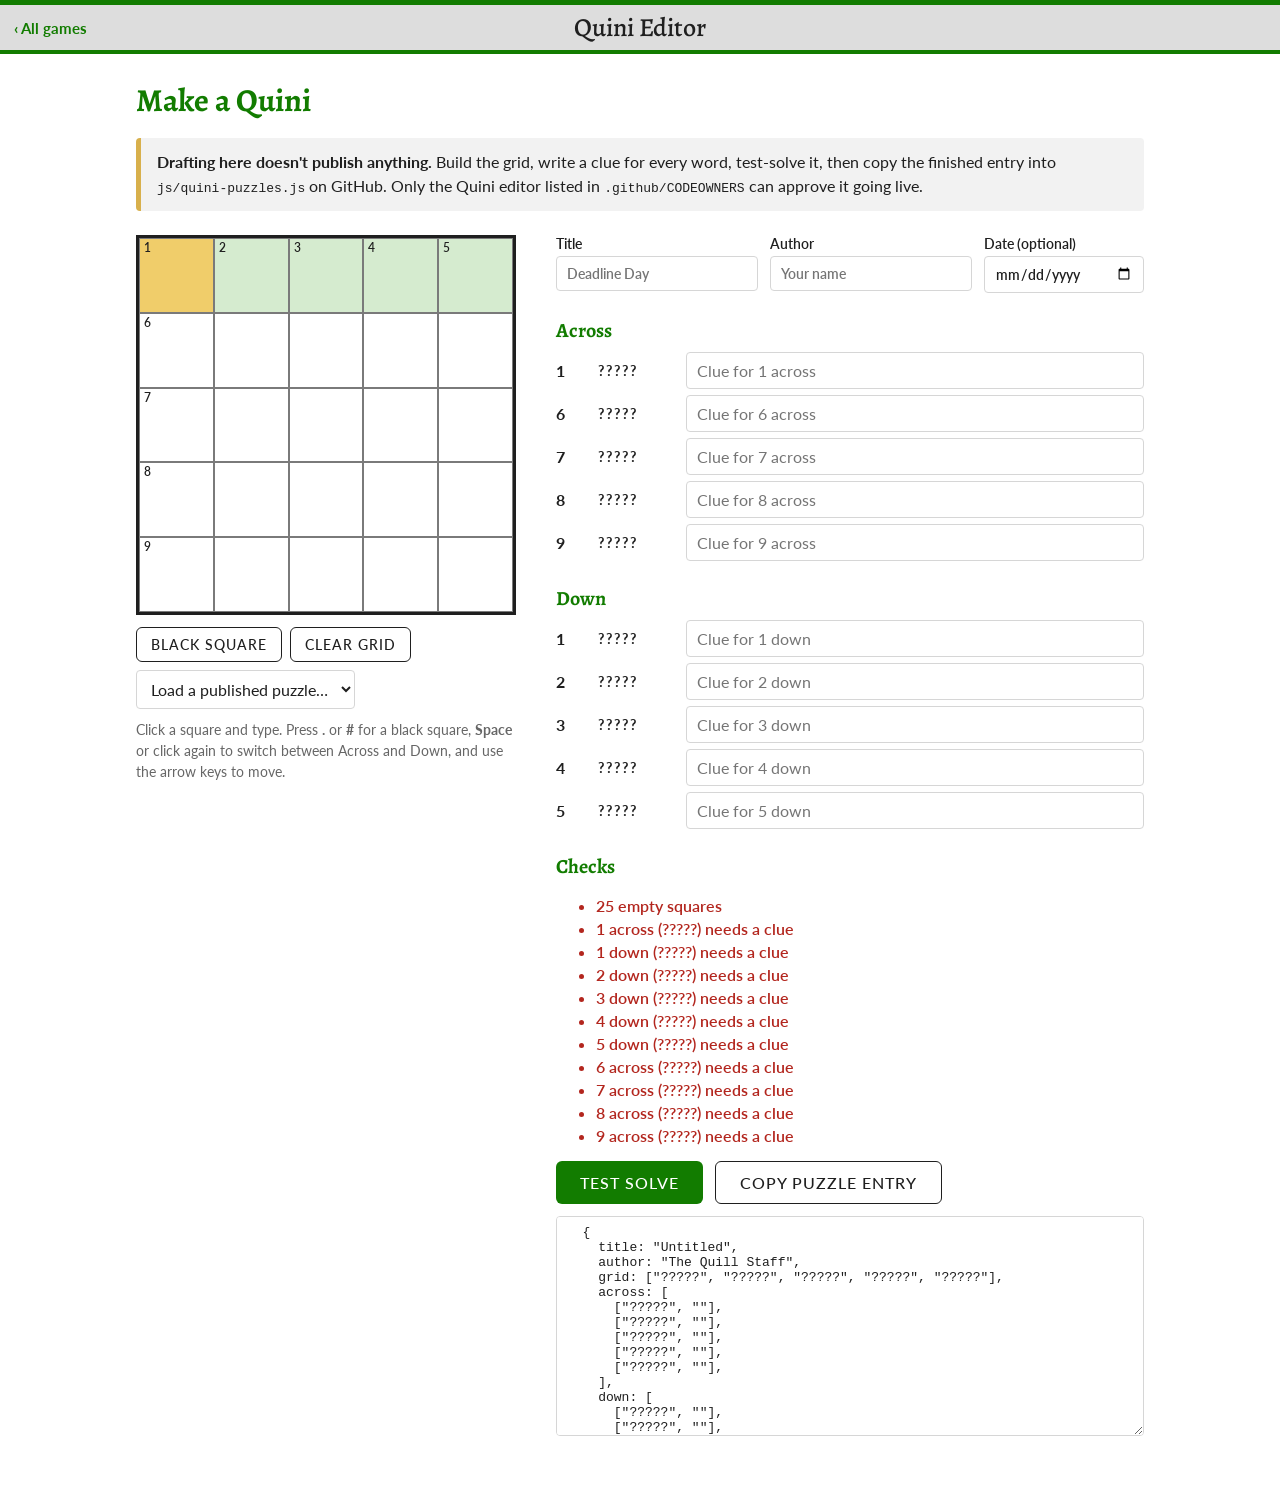
<file: editor/quini.html>
<!doctype html>
<html lang="en">
<head>
  <meta charset="utf-8">
  <meta name="viewport" content="width=device-width, initial-scale=1">
  <meta name="color-scheme" content="light only">
  <meta name="robots" content="noindex, nofollow">
  <title>Quini Editor – The Quill Games</title>
  <link rel="preconnect" href="https://fonts.googleapis.com">
  <link rel="preconnect" href="https://fonts.gstatic.com" crossorigin>
  <link href="https://fonts.googleapis.com/css2?family=Alegreya:wght@400;500;700&family=Lato:wght@400;700;900&display=swap" rel="stylesheet">
  <link rel="stylesheet" href="../css/games.css">
  <style>
    .wrap { max-width: 1040px; margin: 0 auto; padding: 24px 16px 64px; }
    h1, h2 { font-family: var(--serif); color: var(--heading); }
    h1 { margin: 0 0 8px; }
    h2 { font-size: 20px; margin: 24px 0 8px; }
    .note {
      background: var(--surface);
      border-left: 5px solid var(--gold);
      padding: 12px 16px;
      border-radius: 4px;
      line-height: 1.5;
    }
    .cols { display: grid; grid-template-columns: minmax(0, 380px) minmax(0, 1fr); gap: 40px; margin-top: 24px; }
    @media (max-width: 820px) { .cols { grid-template-columns: 1fr; } }
    .grid-wrap { container-type: inline-size; }
    .grid {
      display: grid;
      grid-template-columns: repeat(5, minmax(0, 1fr));
      grid-template-rows: repeat(5, minmax(0, 1fr));
      aspect-ratio: 1;
      border: 3px solid var(--grid-border);
      user-select: none;
    }
    .cell {
      position: relative;
      border: 1px solid var(--tile-filled);
      background: var(--cell-bg);
      display: flex;
      align-items: center;
      justify-content: center;
      font-size: 11cqw;
      line-height: 1;
      text-transform: uppercase;
      cursor: pointer;
      min-width: 0;
      min-height: 0;
      overflow: hidden;
    }
    .cell.block { background: var(--block); }
    .cell.in-word { background: var(--cell-word); }
    .cell.active { background: var(--cell-active); }
    .cell.block.active { outline: 4px solid var(--cell-active); outline-offset: -4px; }
    .cell .n { position: absolute; top: 3px; left: 4px; font-size: 3.2cqw; font-weight: 600; }
    .tools { display: flex; gap: 8px; flex-wrap: wrap; margin-top: 12px; }
    .tools .btn { padding: 8px 14px; font-size: 14px; }
    .hint { color: var(--muted); font-size: 14px; line-height: 1.5; margin-top: 10px; }
    label { display: flex; flex-direction: column; gap: 4px; font-weight: 600; font-size: 14px; }
    input, select, textarea {
      font: inherit;
      padding: 8px 10px;
      border: 1px solid var(--line);
      border-radius: 4px;
      background: #fff;
      color: var(--text);
      width: 100%;
    }
    .meta { display: grid; grid-template-columns: 1fr 1fr 160px; gap: 12px; }
    @media (max-width: 560px) { .meta { grid-template-columns: 1fr; } }
    .clue-row { display: grid; grid-template-columns: 34px 80px 1fr; gap: 8px; align-items: center; margin: 6px 0; }
    .clue-row .num { font-weight: 700; }
    .clue-row .ans { font-weight: 700; letter-spacing: 2px; font-size: 14px; }
    .checks li { margin: 4px 0; }
    .checks .warn { color: #b3261e; font-weight: 600; }
    .checks .ok { color: var(--correct); font-weight: 600; }
    textarea { min-height: 220px; font-family: ui-monospace, Menlo, Consolas, monospace; font-size: 13px; }
    .actions { display: flex; gap: 12px; flex-wrap: wrap; margin: 12px 0; }
  </style>
</head>
<body>
  <div class="games-header">
    <a class="back" href="../index.html">&lsaquo; All games</a>
    <span class="title">Quini Editor</span>
    <span></span>
  </div>

  <main class="wrap">
    <h1>Make a Quini</h1>
    <p class="note">
      <b>Drafting here doesn't publish anything.</b> Build the grid, write a clue for every word,
      test-solve it, then copy the finished entry into <code>js/quini-puzzles.js</code> on GitHub.
      Only the Quini editor listed in <code>.github/CODEOWNERS</code> can approve it going live.
    </p>

    <div class="cols">
      <div>
        <div class="grid-wrap"><div class="grid" id="grid"></div></div>
        <div class="tools">
          <button class="btn secondary" id="block-btn">Black square</button>
          <button class="btn secondary" id="clear-btn">Clear grid</button>
          <select id="load" style="width:auto"><option value="">Load a published puzzle…</option></select>
        </div>
        <p class="hint">
          Click a square and type. Press <b>.</b> or <b>#</b> for a black square, <b>Space</b> or click again
          to switch between Across and Down, and use the arrow keys to move.
        </p>
      </div>

      <div>
        <div class="meta">
          <label>Title <input id="title" placeholder="Deadline Day"></label>
          <label>Author <input id="author" placeholder="Your name"></label>
          <label>Date (optional) <input id="date" type="date"></label>
        </div>

        <h2>Across</h2>
        <div id="across"></div>
        <h2>Down</h2>
        <div id="down"></div>

        <h2>Checks</h2>
        <ul class="checks" id="checks"></ul>

        <div class="actions">
          <button class="btn" id="test-btn">Test solve</button>
          <button class="btn secondary" id="copy-btn">Copy puzzle entry</button>
        </div>
        <textarea id="output" readonly aria-label="Puzzle entry to paste into quini-puzzles.js"></textarea>
      </div>
    </div>
  </main>

  <script src="../js/common.js"></script>
  <script src="../js/quirdle-valid.js"></script>
  <script src="../js/quirdle-answers.js"></script>
  <script src="../js/quini-puzzles.js"></script>
  <script>
  (function () {
    var SIZE = 5;
    var DRAFT_KEY = "mini-editor-draft";
    // 5-letter words we know are real. Shorter words aren't checked.
    var dictionary = new Set(window.QUIRDLE_VALID.split(" ").concat(window.QUIRDLE_ANSWERS));

    var draft = Quill.load(DRAFT_KEY, null) || blank();
    var sel = { r: 0, c: 0 };
    var dir = "across";
    var words = [];

    function blank() {
      return { cells: new Array(SIZE * SIZE).fill(""), clues: {}, title: "", author: "", date: "" };
    }
    function i(r, c) { return r * SIZE + c; }
    function isBlock(r, c) { return draft.cells[i(r, c)] === "#"; }

    // ---------- Grid ----------
    var gridEl = document.getElementById("grid");
    var cellEls = [];
    for (var k = 0; k < SIZE * SIZE; k++) {
      var el = document.createElement("div");
      el.className = "cell";
      el.addEventListener("click", (function (r, c) {
        return function () {
          if (sel.r === r && sel.c === c) dir = dir === "across" ? "down" : "across";
          sel = { r: r, c: c };
          render();
        };
      })(Math.floor(k / SIZE), k % SIZE));
      gridEl.appendChild(el);
      cellEls.push(el);
    }

    function findWords() {
      var list = [], numbers = {}, n = 1;
      for (var r = 0; r < SIZE; r++) {
        for (var c = 0; c < SIZE; c++) {
          if (isBlock(r, c)) continue;
          var a = (c === 0 || isBlock(r, c - 1)) && c + 1 < SIZE && !isBlock(r, c + 1);
          var d = (r === 0 || isBlock(r - 1, c)) && r + 1 < SIZE && !isBlock(r + 1, c);
          if (a || d) numbers[i(r, c)] = n++;
          if (a) list.push(word("across", r, c, 0, 1));
          if (d) list.push(word("down", r, c, 1, 0));
        }
      }
      function word(wd, r, c, dr, dc) {
        var w = { dir: wd, num: numbers[i(r, c)], cells: [], text: "" };
        while (r < SIZE && c < SIZE && !isBlock(r, c)) {
          w.cells.push(i(r, c));
          w.text += draft.cells[i(r, c)] || "?";
          r += dr; c += dc;
        }
        return w;
      }
      return { list: list, numbers: numbers };
    }

    function currentWord() {
      var at = i(sel.r, sel.c);
      return words.find(function (w) { return w.dir === dir && w.cells.indexOf(at) !== -1; });
    }

    function render() {
      var found = findWords();
      words = found.list;
      var cw = currentWord();
      for (var k = 0; k < SIZE * SIZE; k++) {
        var v = draft.cells[k];
        var el = cellEls[k];
        el.className = "cell" + (v === "#" ? " block" : "") +
          (cw && cw.cells.indexOf(k) !== -1 ? " in-word" : "") +
          (k === i(sel.r, sel.c) ? " active" : "");
        el.innerHTML = (found.numbers[k] ? '<span class="n">' + found.numbers[k] + "</span>" : "") +
          (v && v !== "#" ? v : "");
      }
      renderClues();
      renderChecks();
      document.getElementById("output").value = entryText();
      Quill.save(DRAFT_KEY, draft);
    }

    // Clues are remembered by direction + answer so they survive grid edits.
    function clueKey(w) { return w.dir + ":" + w.text; }

    function renderClues() {
      ["across", "down"].forEach(function (d) {
        var box = document.getElementById(d);
        var focused = document.activeElement && box.contains(document.activeElement) ? document.activeElement.dataset.key : null;
        box.innerHTML = "";
        words.filter(function (w) { return w.dir === d; }).forEach(function (w) {
          var row = document.createElement("div");
          row.className = "clue-row";
          row.innerHTML = '<span class="num">' + w.num + '</span><span class="ans"></span><input>';
          row.querySelector(".ans").textContent = w.text;
          var input = row.querySelector("input");
          input.value = draft.clues[clueKey(w)] || "";
          input.dataset.key = clueKey(w);
          input.placeholder = "Clue for " + w.num + " " + d;
          input.addEventListener("input", function () {
            draft.clues[input.dataset.key] = input.value;
            renderChecks();
            document.getElementById("output").value = entryText();
            Quill.save(DRAFT_KEY, draft);
          });
          box.appendChild(row);
          if (focused === input.dataset.key) input.focus();
        });
      });
    }

    function renderChecks() {
      var out = [];
      var empty = draft.cells.filter(function (v) { return !v; }).length;
      if (empty) out.push(["warn", empty + " empty square" + (empty > 1 ? "s" : "")]);
      for (var k = 0; k < SIZE * SIZE; k++) {
        if (draft.cells[k] === "#" || !draft.cells[k]) continue;
        var inA = words.some(function (w) { return w.dir === "across" && w.cells.indexOf(k) !== -1; });
        var inD = words.some(function (w) { return w.dir === "down" && w.cells.indexOf(k) !== -1; });
        if (!inA || !inD) out.push(["warn", "Row " + (Math.floor(k / SIZE) + 1) + ", column " + (k % SIZE + 1) + " is only in one word (every letter should be in an across and a down)"]);
      }
      var seen = {};
      words.forEach(function (w) {
        var label = w.num + " " + w.dir + " (" + w.text + ")";
        if (w.text.indexOf("?") === -1) {
          if (w.text.length === 5 && !dictionary.has(w.text.toLowerCase())) out.push(["warn", label + " isn't in the dictionary. Double-check it's a real word"]);
          if (seen[w.text]) out.push(["warn", w.text + " appears twice"]);
          seen[w.text] = true;
        }
        if (!(draft.clues[clueKey(w)] || "").trim()) out.push(["warn", label + " needs a clue"]);
      });
      if (!words.length) out.push(["warn", "No words yet"]);
      if (!out.length) out.push(["ok", "✓ Ready to publish"]);
      document.getElementById("checks").innerHTML = out.map(function (o) {
        return '<li class="' + o[0] + '">' + o[1] + "</li>";
      }).join("");
      return out[0][0] === "ok";
    }

    function puzzleObject() {
      var grid = [];
      for (var r = 0; r < SIZE; r++) {
        grid.push(draft.cells.slice(r * SIZE, r * SIZE + SIZE).map(function (v) { return v || "?"; }).join(""));
      }
      var clues = function (d) {
        return words.filter(function (w) { return w.dir === d; }).map(function (w) {
          return [w.text, draft.clues[clueKey(w)] || ""];
        });
      };
      var p = { title: draft.title || "Untitled", author: draft.author || "The Quill Staff" };
      if (draft.date) p.date = draft.date;
      p.grid = grid;
      p.across = clues("across");
      p.down = clues("down");
      return p;
    }

    function entryText() {
      var p = puzzleObject();
      var q = JSON.stringify;
      var lines = ["  {", "    title: " + q(p.title) + ",", "    author: " + q(p.author) + ","];
      if (p.date) lines.push("    date: " + q(p.date) + ",");
      lines.push("    grid: " + q(p.grid).replace(/,/g, ", ") + ",");
      ["across", "down"].forEach(function (d) {
        lines.push("    " + d + ": [");
        p[d].forEach(function (e) { lines.push("      [" + q(e[0]) + ", " + q(e[1]) + "],"); });
        lines.push("    ],");
      });
      lines.push("  },");
      return lines.join("\n");
    }

    // ---------- Typing ----------
    function step(forward) {
      var dr = dir === "down" ? 1 : 0, dc = dir === "across" ? 1 : 0;
      if (!forward) { dr = -dr; dc = -dc; }
      var r = sel.r + dr, c = sel.c + dc;
      if (r >= 0 && r < SIZE && c >= 0 && c < SIZE) sel = { r: r, c: c };
    }

    document.addEventListener("keydown", function (e) {
      if (e.target.matches("input, textarea, select") || e.ctrlKey || e.metaKey || e.altKey) return;
      var k = e.key, at = i(sel.r, sel.c);
      if (/^[a-zA-Z]$/.test(k)) { draft.cells[at] = k.toUpperCase(); step(true); }
      else if (k === "." || k === "#") { draft.cells[at] = draft.cells[at] === "#" ? "" : "#"; step(true); }
      else if (k === "Backspace" || k === "Delete") {
        if (draft.cells[at]) draft.cells[at] = "";
        else { step(false); draft.cells[i(sel.r, sel.c)] = ""; }
      }
      else if (k === " ") dir = dir === "across" ? "down" : "across";
      else if (k.indexOf("Arrow") === 0) {
        var dr = k === "ArrowUp" ? -1 : k === "ArrowDown" ? 1 : 0;
        var dc = k === "ArrowLeft" ? -1 : k === "ArrowRight" ? 1 : 0;
        var r = sel.r + dr, c = sel.c + dc;
        if (r >= 0 && r < SIZE && c >= 0 && c < SIZE) sel = { r: r, c: c };
      } else return;
      e.preventDefault();
      render();
    });

    document.getElementById("block-btn").addEventListener("click", function () {
      var at = i(sel.r, sel.c);
      draft.cells[at] = draft.cells[at] === "#" ? "" : "#";
      render();
    });
    document.getElementById("clear-btn").addEventListener("click", function () {
      if (!confirm("Clear the whole grid and all clues?")) return;
      draft = blank();
      fillMeta();
      render();
    });

    ["title", "author", "date"].forEach(function (f) {
      document.getElementById(f).addEventListener("input", function (e) {
        draft[f] = e.target.value;
        render();
      });
    });
    function fillMeta() {
      ["title", "author", "date"].forEach(function (f) { document.getElementById(f).value = draft[f] || ""; });
    }

    // Load a published puzzle to edit or reuse.
    var loadEl = document.getElementById("load");
    window.MINI_PUZZLES.forEach(function (p, n) {
      var o = document.createElement("option");
      o.value = n;
      o.textContent = (p.date ? p.date + " · " : "") + (p.title || "Puzzle " + (n + 1));
      loadEl.appendChild(o);
    });
    loadEl.addEventListener("change", function () {
      if (loadEl.value === "") return;
      var p = window.MINI_PUZZLES[+loadEl.value];
      draft = blank();
      draft.title = p.title || ""; draft.author = p.author || ""; draft.date = p.date || "";
      draft.cells = p.grid.join("").toUpperCase().split("").map(function (ch) { return ch === "#" ? "#" : ch; });
      ["across", "down"].forEach(function (d) {
        (p[d] || []).forEach(function (e) { draft.clues[d + ":" + e[0].toUpperCase()] = e[1]; });
      });
      loadEl.value = "";
      fillMeta();
      render();
    });

    document.getElementById("copy-btn").addEventListener("click", function () {
      if (!renderChecks() && !confirm("Some checks haven't passed. Copy anyway?")) return;
      navigator.clipboard.writeText(entryText()).then(
        function () { Quill.toast("Copied. Paste it into the list in quini-puzzles.js"); },
        function () { Quill.toast("Couldn't copy. Select the text below instead"); }
      );
    });
    document.getElementById("test-btn").addEventListener("click", function () {
      if (draft.cells.some(function (v) { return !v; })) return Quill.toast("Fill every square first");
      Quill.save("mini-preview", puzzleObject());
      window.open("../quini.html?preview", "_blank");
    });

    fillMeta();
    render();
  })();
  </script>
</body>
</html>
</file>
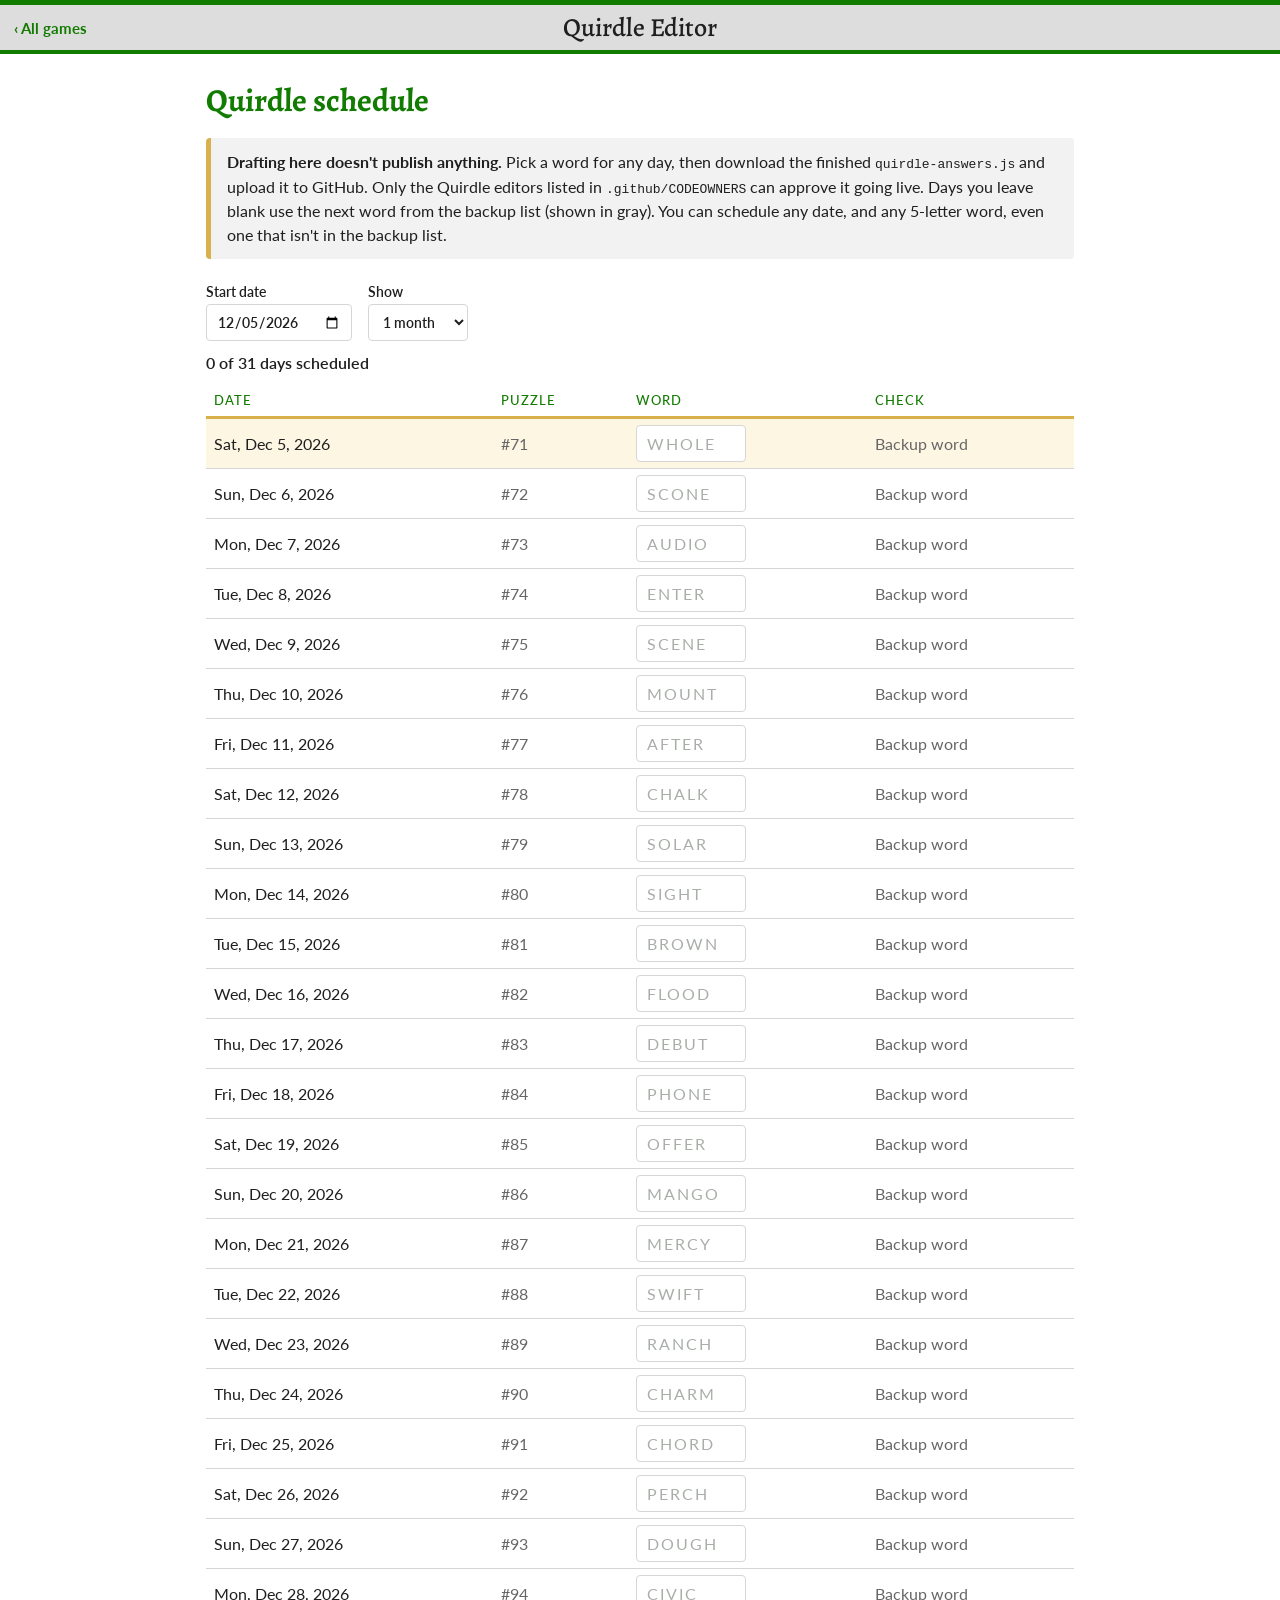
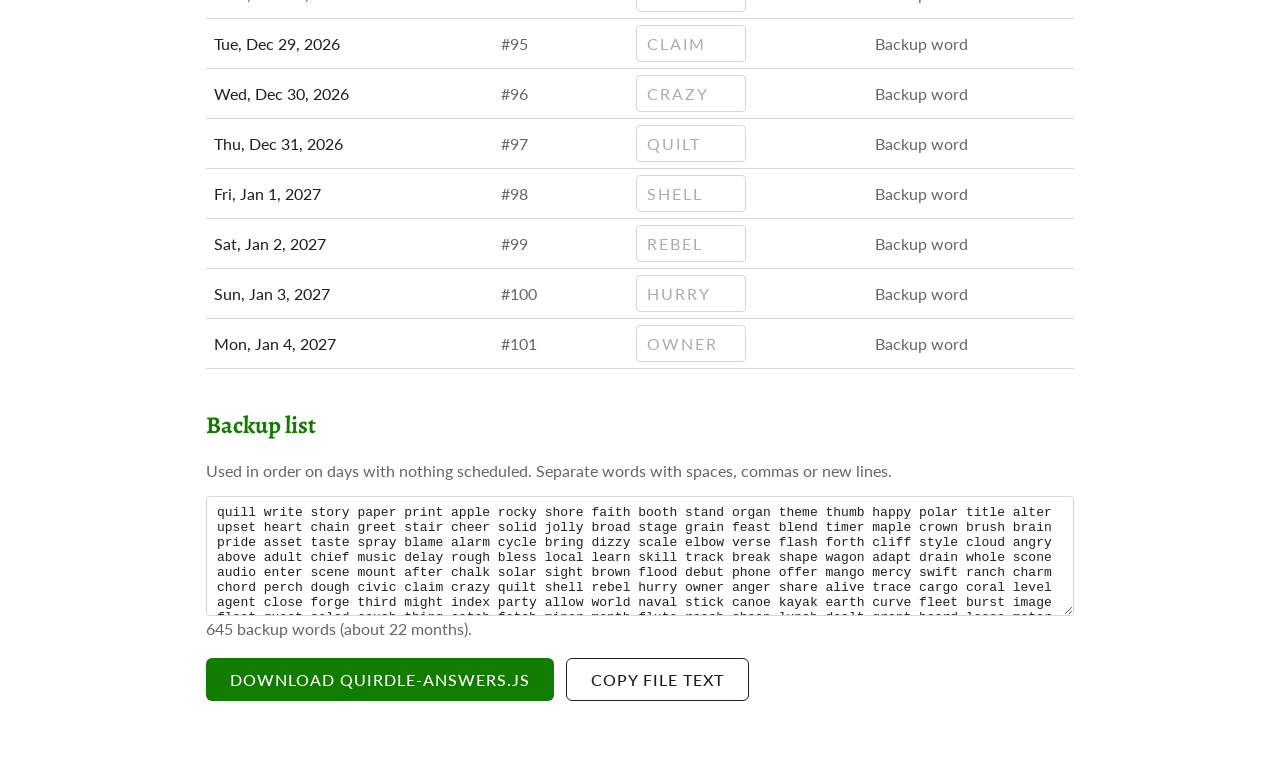
<file: editor/quirdle.html>
<!doctype html>
<html lang="en">
<head>
  <meta charset="utf-8">
  <meta name="viewport" content="width=device-width, initial-scale=1">
  <meta name="color-scheme" content="light only">
  <meta name="robots" content="noindex, nofollow">
  <title>Quirdle Editor – The Quill Games</title>
  <link rel="preconnect" href="https://fonts.googleapis.com">
  <link rel="preconnect" href="https://fonts.gstatic.com" crossorigin>
  <link href="https://fonts.googleapis.com/css2?family=Alegreya:wght@400;500;700&family=Lato:wght@400;700;900&display=swap" rel="stylesheet">
  <link rel="stylesheet" href="../css/games.css">
  <style>
    .wrap { max-width: 900px; margin: 0 auto; padding: 24px 16px 64px; }
    h1 { font-family: var(--serif); color: var(--heading); margin: 0 0 8px; }
    .note {
      background: var(--surface);
      border-left: 5px solid var(--gold);
      padding: 12px 16px;
      border-radius: 4px;
      line-height: 1.5;
    }
    .controls { display: flex; gap: 16px; flex-wrap: wrap; align-items: end; margin: 24px 0 12px; }
    label { display: flex; flex-direction: column; gap: 4px; font-weight: 600; font-size: 14px; }
    input, select, textarea {
      font: inherit;
      padding: 8px 10px;
      border: 1px solid var(--line);
      border-radius: 4px;
      background: #fff;
      color: var(--text);
    }
    table { width: 100%; border-collapse: collapse; }
    th {
      text-align: left;
      font-family: var(--display);
      font-weight: 500;
      text-transform: uppercase;
      letter-spacing: 1px;
      font-size: 13px;
      color: var(--heading);
      border-bottom: 3px solid var(--gold);
      padding: 8px;
    }
    td { border-bottom: 1px solid var(--line); padding: 6px 8px; vertical-align: middle; }
    td.num { color: var(--muted); font-variant-numeric: tabular-nums; }
    tr.today td { background: #fdf6e3; }
    td input { width: 110px; text-transform: uppercase; font-weight: 600; letter-spacing: 2px; }
    td input::placeholder { color: #a9aea9; font-weight: 400; }
    .ok { color: var(--correct); }
    .warn { color: #b3261e; font-weight: 600; }
    .muted { color: var(--muted); }
    .note-sm { color: var(--gold-dark); font-size: 13px; }
    .actions { display: flex; gap: 12px; flex-wrap: wrap; margin: 20px 0; }
    textarea { width: 100%; min-height: 120px; font-family: ui-monospace, Menlo, Consolas, monospace; font-size: 13px; }
    .summary { font-weight: 600; margin: 12px 0; }
    @media (max-width: 560px) { .hide-sm { display: none; } }
  </style>
</head>
<body>
  <div class="games-header">
    <a class="back" href="../index.html">&lsaquo; All games</a>
    <span class="title">Quirdle Editor</span>
    <span></span>
  </div>

  <main class="wrap">
    <h1>Quirdle schedule</h1>
    <p class="note">
      <b>Drafting here doesn't publish anything.</b> Pick a word for any day, then download the
      finished <code>quirdle-answers.js</code> and upload it to GitHub. Only the Quirdle editors
      listed in <code>.github/CODEOWNERS</code> can approve it going live.
      Days you leave blank use the next word from the backup list (shown in gray).
      You can schedule any date, and any 5-letter word, even one that isn't in the backup list.
    </p>

    <div class="controls">
      <label>Start date <input type="date" id="start"></label>
      <label>Show
        <select id="count">
          <option value="14">2 weeks</option>
          <option value="31" selected>1 month</option>
          <option value="92">3 months</option>
          <option value="183">6 months</option>
          <option value="366">1 year</option>
        </select>
      </label>
    </div>

    <div class="summary" id="summary"></div>

    <table>
      <thead><tr><th>Date</th><th class="hide-sm">Puzzle</th><th>Word</th><th>Check</th></tr></thead>
      <tbody id="rows"></tbody>
    </table>

    <h2 style="font-family:var(--serif);color:var(--heading);margin-top:40px">Backup list</h2>
    <p class="muted">Used in order on days with nothing scheduled. Separate words with spaces, commas or new lines.</p>
    <textarea id="backup"></textarea>
    <div id="backup-check" class="muted"></div>

    <div class="actions">
      <button class="btn" id="download">Download quirdle-answers.js</button>
      <button class="btn secondary" id="copy">Copy file text</button>
    </div>
  </main>

  <script src="../js/common.js"></script>
  <script src="../js/quirdle-valid.js"></script>
  <script src="../js/quirdle-answers.js"></script>
  <script>
  (function () {
    var schedule = Object.assign({}, window.QUIRDLE_SCHEDULE || {});
    var backup = window.QUIRDLE_ANSWERS.slice();
    var dictionary = new Set(window.QUIRDLE_VALID.split(" ").concat(backup, Object.values(schedule)));
    var p = Quill.LAUNCH_DATE.split("-").map(Number);
    var launch = new Date(p[0], p[1] - 1, p[2]);

    var startEl = document.getElementById("start");
    var countEl = document.getElementById("count");
    var rowsEl = document.getElementById("rows");
    var backupEl = document.getElementById("backup");
    startEl.value = Quill.dateKey();
    backupEl.value = backup.join(" ");

    function addDays(d, n) { return new Date(d.getFullYear(), d.getMonth(), d.getDate() + n); }
    function parseDate(s) { var a = s.split("-").map(Number); return new Date(a[0], a[1] - 1, a[2]); }

    function problems(word, date) {
      var out = [];
      if (!/^[a-z]{5}$/.test(word)) out.push("must be 5 letters");
      Object.keys(schedule).forEach(function (d) {
        if (d !== date && schedule[d] === word) out.push("also on " + d);
      });
      return out;
    }

    // Any 5-letter word can be an answer (scheduled words are always accepted
    // as guesses). This only flags possible typos.
    function spellingNote(word) {
      return /^[a-z]{5}$/.test(word) && !dictionary.has(word)
        ? '<br><span class="note-sm">Not in the dictionary. Check the spelling. It will still work as the answer.</span>'
        : "";
    }

    function render() {
      var start = parseDate(startEl.value || Quill.dateKey());
      var n = +countEl.value;
      var today = Quill.dateKey();
      var html = "";
      var bad = 0, planned = 0;
      for (var i = 0; i < n; i++) {
        var d = addDays(start, i);
        var key = Quill.dateKey(d);
        var num = Quill.puzzleNumber(d);
        var fallback = backup.length ? backup[num % backup.length] : "";
        var word = schedule[key] || "";
        var check;
        if (word) {
          planned++;
          var pr = problems(word, key);
          if (pr.length) bad++;
          check = (pr.length ? '<span class="warn">⚠ ' + pr.join("; ") + "</span>" : '<span class="ok">✓ Scheduled</span>') + spellingNote(word);
        } else {
          check = '<span class="muted">Backup word</span>';
        }
        html += '<tr class="' + (key === today ? "today" : "") + '"><td>' +
          d.toLocaleDateString(undefined, { weekday: "short", month: "short", day: "numeric", year: "numeric" }) +
          '</td><td class="num hide-sm">' + (d < launch ? "–" : "#" + (num + 1)) + '</td><td><input maxlength="5" data-date="' + key +
          '" value="' + word.toUpperCase() + '" placeholder="' + fallback.toUpperCase() + '" aria-label="Word for ' + key + '"></td><td>' + check + "</td></tr>";
      }
      rowsEl.innerHTML = html;
      document.getElementById("summary").innerHTML = planned + " of " + n + " days scheduled" +
        (bad ? ' · <span class="warn">' + bad + " need fixing</span>" : "");
    }

    rowsEl.addEventListener("change", function (e) {
      var key = e.target.dataset.date;
      if (!key) return;
      var w = e.target.value.trim().toLowerCase();
      if (w) schedule[key] = w; else delete schedule[key];
      render();
    });

    function readBackup() {
      backup = backupEl.value.toLowerCase().split(/[^a-z]+/).filter(Boolean);
      var bad = backup.filter(function (w) { return w.length !== 5; });
      var unknown = backup.filter(function (w) { return w.length === 5 && !dictionary.has(w); });
      var dupes = backup.filter(function (w, i) { return backup.indexOf(w) !== i; });
      var msg = backup.length + " backup words (about " + Math.round(backup.length / 30) + " months).";
      if (bad.length) msg += ' <span class="warn">Not 5 letters: ' + bad.join(", ") + "</span>";
      if (unknown.length) msg += ' <span class="note-sm">Not in the dictionary (check spelling): ' + unknown.join(", ") + "</span>";
      if (dupes.length) msg += ' <span class="warn">Repeated: ' + dupes.join(", ") + "</span>";
      document.getElementById("backup-check").innerHTML = msg;
    }
    backupEl.addEventListener("input", function () { readBackup(); render(); });

    function fileText() {
      var lines = [];
      for (var i = 0; i < backup.length; i += 10) {
        lines.push("  " + backup.slice(i, i + 10).map(function (w) { return JSON.stringify(w); }).join(", ") + ",");
      }
      var sched = Object.keys(schedule).sort().map(function (d) {
        return "  " + JSON.stringify(d) + ": " + JSON.stringify(schedule[d]) + ",";
      });
      return [
        "/* Quirdle answers. EDITORS ONLY.",
        " *",
        " * Who can change this file is controlled by .github/CODEOWNERS.",
        " * The easiest way to edit it is editor/quirdle.html, which checks every word",
        " * and gives you a finished copy of this file to upload.",
        " *",
        " * SCHEDULE: pick the word for a specific date (\"YYYY-MM-DD\": \"word\").",
        " *           A scheduled date always wins.",
        " * BACKUP:   used, in order, on any date that isn't scheduled, so there is",
        " *           always a puzzle. Day 1 is LAUNCH_DATE in common.js.",
        " *",
        " * Words must be 5 lowercase letters. They are checked against",
        " * quirdle-valid.js in the editor, so players can always type the answer.",
        " */",
        "window.QUIRDLE_SCHEDULE = {",
      ].concat(sched, ["};", "", "window.QUIRDLE_ANSWERS = ["], lines, ["];", ""]).join("\n");
    }

    document.getElementById("download").addEventListener("click", function () {
      var blob = new Blob([fileText()], { type: "text/javascript" });
      var a = document.createElement("a");
      a.href = URL.createObjectURL(blob);
      a.download = "quirdle-answers.js";
      a.click();
      setTimeout(function () { URL.revokeObjectURL(a.href); }, 1000);
    });
    document.getElementById("copy").addEventListener("click", function () {
      navigator.clipboard.writeText(fileText()).then(
        function () { Quill.toast("Copied quirdle-answers.js"); },
        function () { Quill.toast("Couldn't copy"); }
      );
    });

    startEl.addEventListener("change", render);
    countEl.addEventListener("change", render);
    readBackup();
    render();
  })();
  </script>
</body>
</html>
</file>
<file: css/games.css>
/* The Quill Games — shared styles */
/* Colors and section styling match mkquill.com (green #127c00, gray
   section bands). The games have no header of their own: on the site they
   sit inside a page that already shows The Quill's masthead and menu. */
:root {
  /* Always light, like mkquill.com: no dark mode. */
  color-scheme: light;
  --bg: #ffffff;
  --surface: #f2f2f2;
  --band: #dddddd;           /* gray section band, like the site */
  --text: #1f1f1f;
  --muted: #666666;
  --line: #d6d6d6;
  --brand: #127c00;          /* mkquill.com green */
  --brand-dark: #0c5700;
  --brand-text: #ffffff;
  --heading: #127c00;        /* headings on page background */
  --gold: #d8b04c;           /* feather gold */
  --gold-dark: #9c7a22;
  --key: #dddddd;
  --key-text: #1f1f1f;
  --correct: #127c00;
  --present: #d8b04c;
  --absent: #7a7a7a;
  --tile-border: #d0d0d0;
  --tile-filled: #7a7a7a;
  --cell-active: #f0cd6a;
  --cell-word: #d5ebcf;
  --cell-bg: #ffffff;
  --block: #1f1f1f;
  --grid-border: #1f1f1f;
  --shadow: 0 6px 24px rgba(0, 0, 0, 0.16);
  --radius: 6px;
  --serif: "Alegreya", Georgia, "Times New Roman", serif;
  --display: "Lato", "Helvetica Neue", Arial, sans-serif;
  --sans: "Lato", "Helvetica Neue", Arial, sans-serif;
}

* { box-sizing: border-box; }

html, body {
  margin: 0;
  background: var(--bg);
  color: var(--text);
  font-family: var(--sans);
  -webkit-font-smoothing: antialiased;
}

a { color: inherit; }

button {
  font-family: inherit;
  cursor: pointer;
}

/* ---------- Section band (matches mkquill.com section headings) ---------- */
.section-band,
.games-header {
  display: flex;
  align-items: center;
  justify-content: space-between;
  gap: 12px;
  background: var(--band);
  border-top: 5px solid var(--brand);
  border-bottom: 4px solid var(--brand);
  color: var(--text);
}
.section-band { padding: 8px 14px; flex-wrap: wrap; margin-bottom: 8px; }
.section-band h1 {
  font-family: var(--serif);
  font-weight: 500;
  font-size: 28px;
  margin: 0;
}
.section-band .date { font-size: 15px; color: var(--muted); }

/* Title strip at the top of each game (not a site header) */
.games-header {
  position: relative;
  min-height: 54px;
  padding: 0 8px 0 14px;
}
.games-header .back {
  font-size: 15px;
  font-weight: 700;
  color: var(--brand);
  text-decoration: none;
  white-space: nowrap;
}
.games-header .back:hover { text-decoration: underline; }
.games-header .title {
  font-family: var(--serif);
  font-weight: 500;
  font-size: 26px;
  position: absolute;
  left: 50%;
  transform: translateX(-50%);
  white-space: nowrap;
}
.header-actions {
  display: flex;
  gap: 4px;
}
.icon-btn {
  background: none;
  border: 0;
  color: inherit;
  padding: 8px;
  border-radius: 4px;
  display: inline-flex;
}
.icon-btn:hover { background: rgba(0, 0, 0, 0.08); }
.modal .icon-btn:hover { background: var(--surface); }
.icon-btn svg { width: 24px; height: 24px; }

@media (max-width: 520px) {
  .games-header .title { font-size: 21px; }
  .games-header .back { font-size: 14px; }
}

/* ---------- Games home ---------- */
.hub {
  max-width: 1100px;
  margin: 0 auto;
  padding: 16px 16px 40px;
}
.hub-intro {
  color: var(--muted);
  font-size: 18px;
  margin: 12px 0 24px;
}
.game-grid {
  display: grid;
  grid-template-columns: repeat(auto-fit, minmax(280px, 1fr));
  gap: 28px;
}
.game-card {
  display: grid;
  grid-template-columns: 150px 1fr;
  border: 1px solid var(--line);
  border-top: 5px solid var(--brand);
  border-radius: var(--radius);
  overflow: hidden;
  text-decoration: none;
  background: var(--bg);
  transition: box-shadow 0.15s ease;
}
.game-card:hover { box-shadow: var(--shadow); }
.game-card:hover h2 { text-decoration: underline; text-decoration-color: var(--gold); }
.game-card .art {
  display: flex;
  align-items: center;
  justify-content: center;
  background: var(--brand);
}
.game-card.mini .art { background: var(--gold); }
.game-card .art svg { width: 84px; height: 84px; }
.game-card .body {
  padding: 18px 20px;
  display: flex;
  flex-direction: column;
  gap: 4px;
}
.game-card .kicker {
  font-family: var(--display);
  font-size: 12px;
  text-transform: uppercase;
  letter-spacing: 1.5px;
  color: var(--gold-dark);
}
.game-card h2 {
  font-family: var(--serif);
  font-size: 26px;
  margin: 0;
}
.game-card .desc {
  color: var(--muted);
  font-size: 16px;
  margin: 0 0 10px;
}
.game-card .status {
  font-size: 14px;
  font-weight: 600;
  color: var(--muted);
  min-height: 1.2em;
}
.game-card .status.done { color: var(--correct); }
.game-card .play {
  margin-top: 10px;
  align-self: flex-start;
  background: var(--brand);
  color: var(--brand-text);
  border-radius: var(--radius);
  padding: 8px 18px;
  font-family: var(--display);
  text-transform: uppercase;
  letter-spacing: 1px;
  font-size: 15px;
}
@media (max-width: 480px) {
  .game-card { grid-template-columns: 1fr; }
  .game-card .art { height: 130px; }
}

/* ---------- Modals & toasts ---------- */
.modal-backdrop {
  position: fixed;
  inset: 0;
  background: rgba(0, 0, 0, 0.5);
  display: none;
  align-items: center;
  justify-content: center;
  z-index: 100;
  padding: 16px;
}
.modal-backdrop.open { display: flex; }
.modal {
  position: relative;
  background: var(--bg);
  color: var(--text);
  border-radius: var(--radius);
  border-top: 5px solid var(--brand);
  box-shadow: var(--shadow);
  width: 100%;
  max-width: 480px;
  max-height: calc(100vh - 32px);
  overflow-y: auto;
  padding: 32px 24px 24px;
  animation: pop 0.2s ease;
}
.modal h2 {
  font-family: var(--serif);
  color: var(--heading);
  font-size: 28px;
  margin: 0 0 8px;
}
.modal h3 {
  font-size: 14px;
  text-transform: uppercase;
  letter-spacing: 1px;
  margin: 20px 0 8px;
}
.modal p, .modal li { line-height: 1.45; }
.modal .close {
  position: absolute;
  top: 12px;
  right: 12px;
}
@keyframes pop {
  from { transform: scale(0.94); opacity: 0; }
  to { transform: scale(1); opacity: 1; }
}

.toast-host {
  position: fixed;
  top: 72px;
  left: 50%;
  transform: translateX(-50%);
  z-index: 200;
  display: flex;
  flex-direction: column;
  gap: 8px;
  align-items: center;
  pointer-events: none;
}
.toast {
  background: var(--brand-dark);
  color: #fff;
  border-left: 4px solid var(--gold);
  padding: 12px 16px;
  border-radius: 4px;
  font-weight: 700;
  font-size: 14px;
  transition: opacity 0.3s ease;
}

.btn {
  border: 0;
  border-radius: var(--radius);
  padding: 11px 24px;
  font-family: var(--display);
  font-size: 16px;
  font-weight: 500;
  text-transform: uppercase;
  letter-spacing: 1px;
  background: var(--brand);
  color: #fff;
  display: inline-flex;
  align-items: center;
  gap: 8px;
}
.btn.secondary {
  background: transparent;
  color: var(--text);
  border: 1px solid var(--text);
}

/* ---------- Stats ---------- */
.stats-row {
  display: flex;
  justify-content: center;
  gap: 8px;
  text-align: center;
}
.stats-row .stat { flex: 1; max-width: 80px; }
.stats-row .num { font-size: 32px; font-weight: 600; }
.stats-row .lbl { font-size: 12px; }
.dist-row {
  display: flex;
  align-items: center;
  gap: 6px;
  margin: 4px 0;
  font-size: 14px;
}
.dist-row .bar {
  background: var(--absent);
  color: #fff;
  font-weight: 700;
  text-align: right;
  padding: 2px 8px;
  min-width: 24px;
}
.dist-row .bar.hl { background: var(--brand); }
.modal-actions {
  display: flex;
  justify-content: center;
  gap: 12px;
  margin-top: 24px;
  flex-wrap: wrap;
}

/* ---------- On-screen keyboard (shared) ---------- */
.keyboard {
  width: 100%;
  max-width: 500px;
  margin: 0 auto;
  padding: 0 8px 8px;
  user-select: none;
}
.kb-row {
  display: flex;
  gap: 6px;
  margin-bottom: 8px;
  touch-action: manipulation;
}
.kb-row .spacer { flex: 0.5; }
.key {
  flex: 1;
  height: 58px;
  border: 0;
  border-radius: 6px;
  background: var(--key);
  color: var(--key-text);
  font-weight: 700;
  font-size: 14px;
  text-transform: uppercase;
  display: flex;
  align-items: center;
  justify-content: center;
  padding: 0;
  -webkit-tap-highlight-color: transparent;
}
.key.wide { flex: 1.5; font-size: 12px; }
.key svg { width: 22px; height: 22px; }
.key.correct { background: var(--correct); color: #fff; }
.key.present { background: var(--present); color: #1b1b1b; }
.key.absent { background: var(--absent); color: #fff; }
</file>
